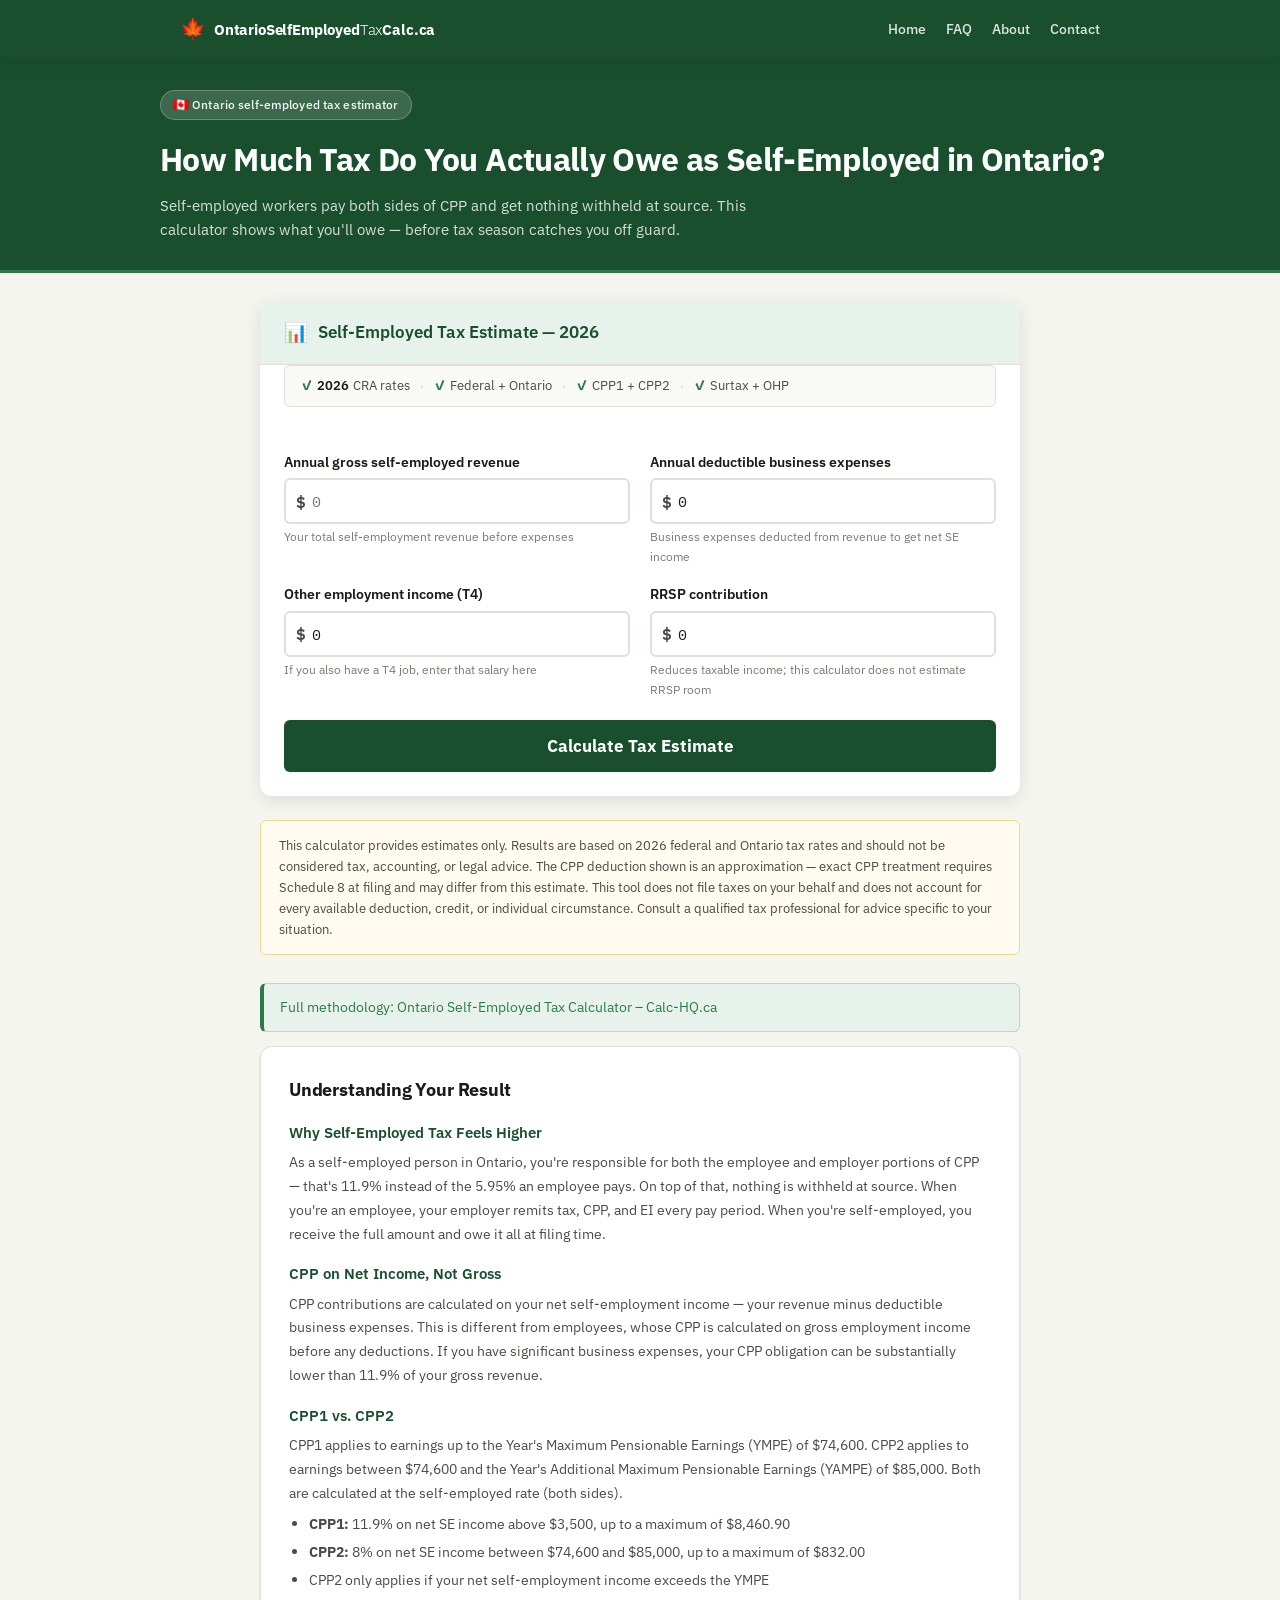
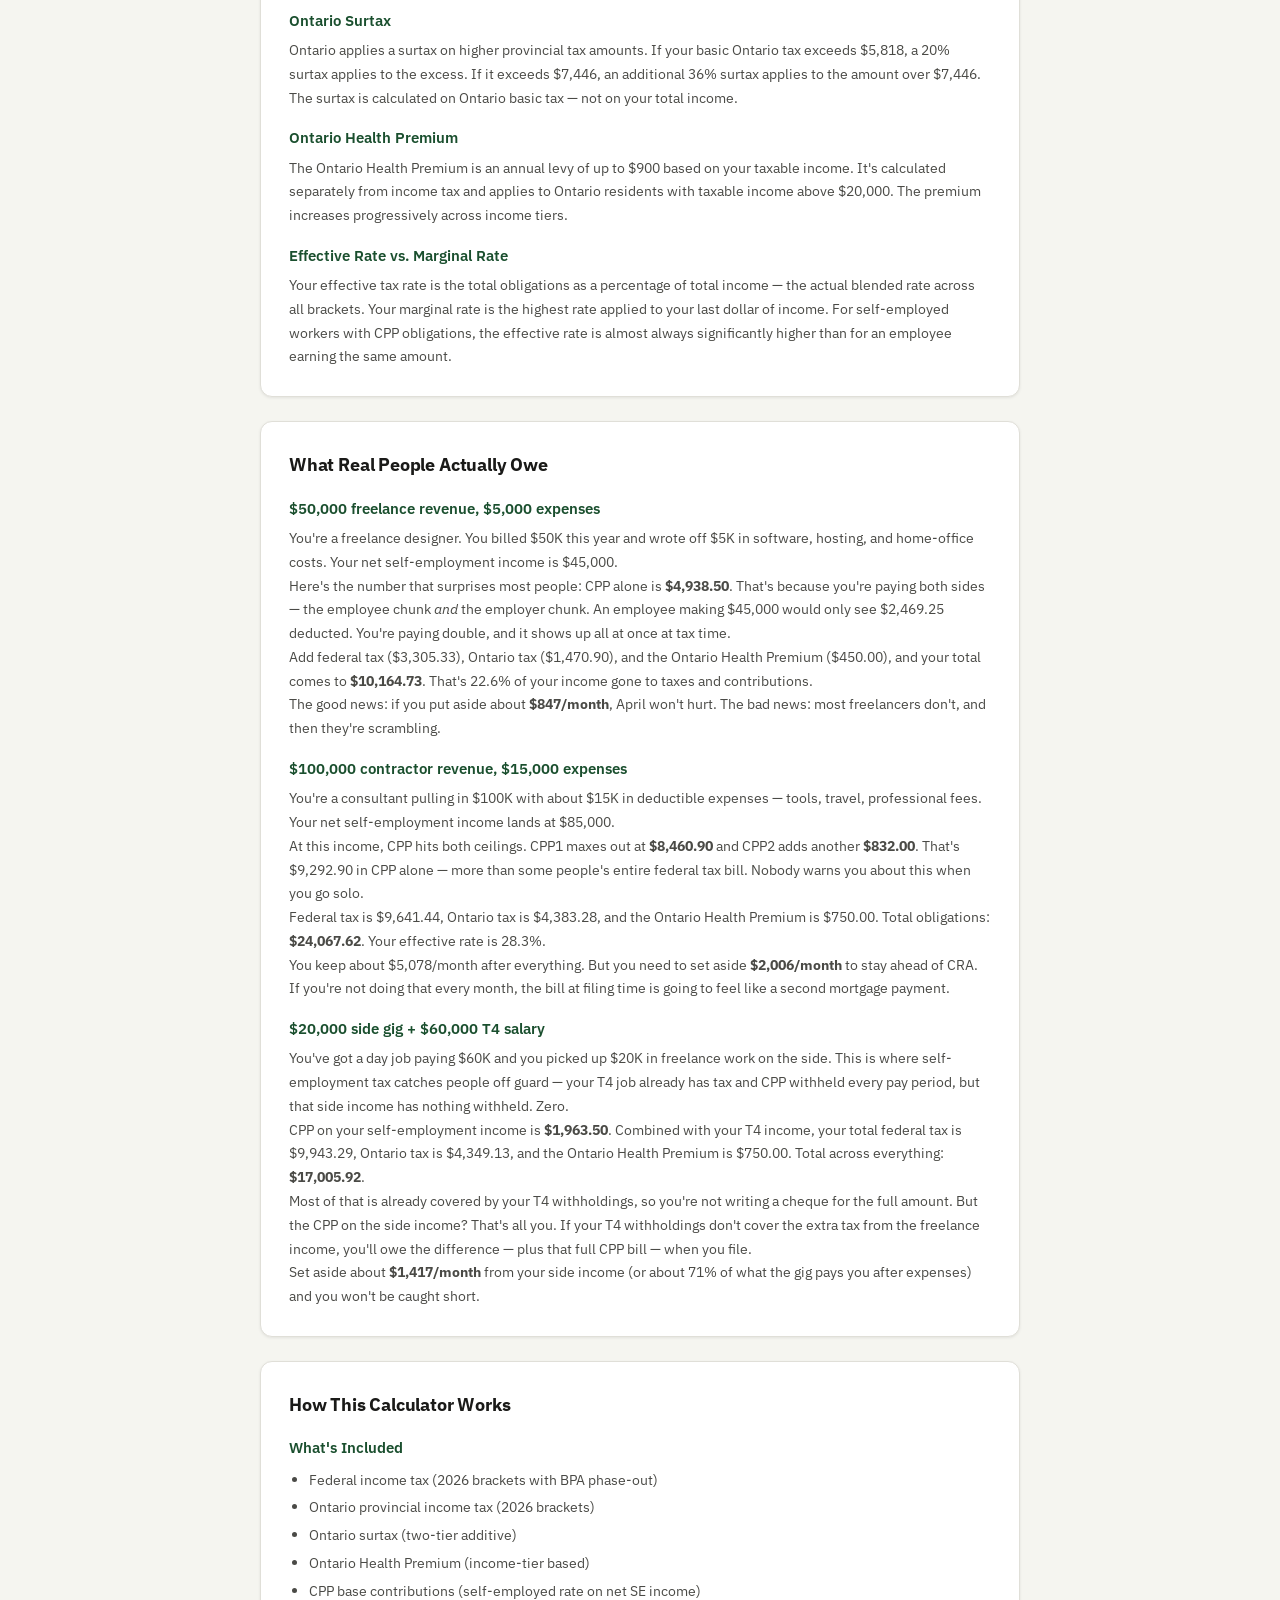
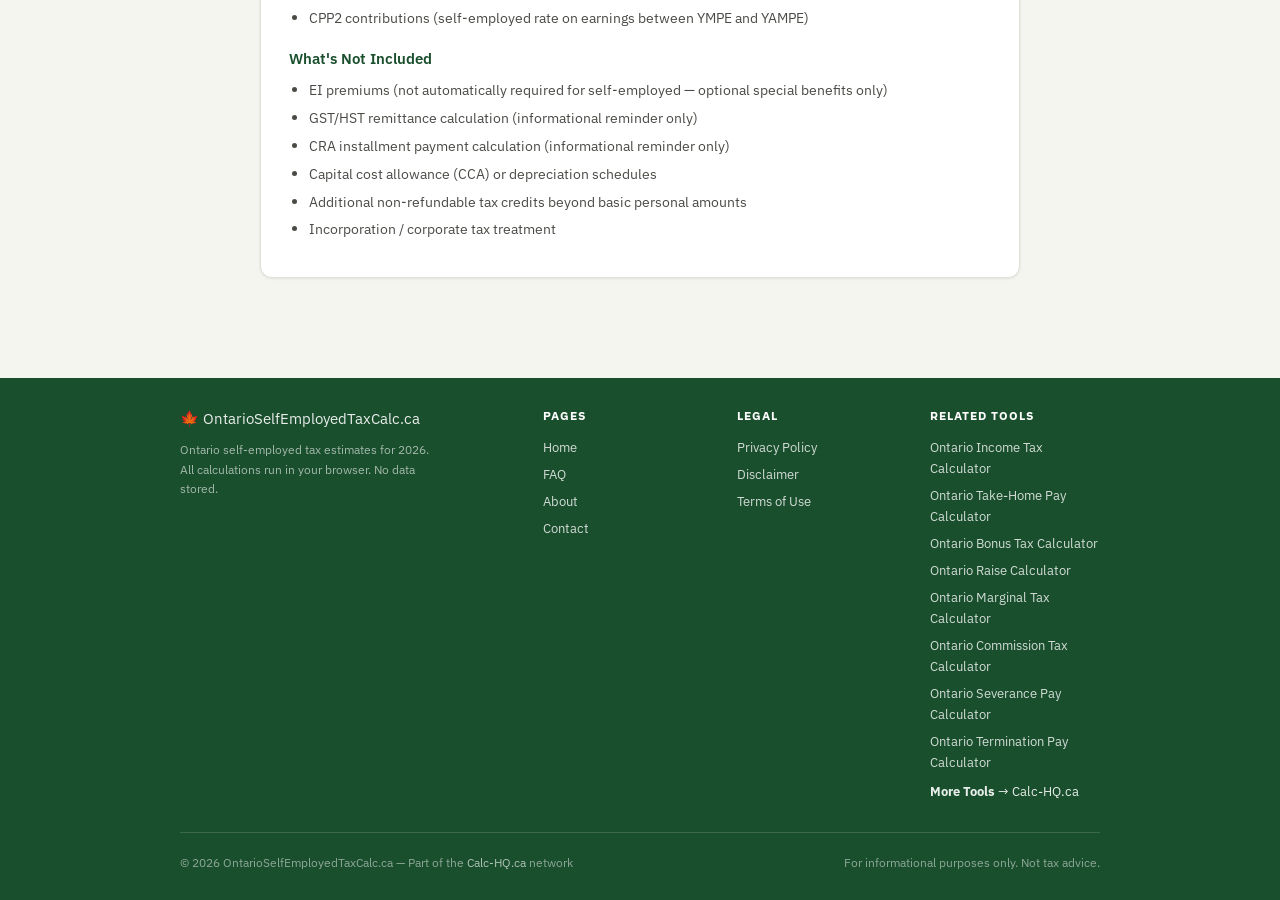
<file: index.html>
<!DOCTYPE html>
<html lang="en-CA">
<head>
  <meta charset="UTF-8">
  <meta name="viewport" content="width=device-width, initial-scale=1.0">
  <title>Ontario Self-Employed Tax Calculator 2026 — Federal + Ontario + CPP</title>
  <meta name="description" content="Estimate your total 2026 tax and CPP obligations as a self-employed Ontario resident. Includes federal tax, Ontario tax, Ontario Health Premium, surtax, CPP1, and CPP2.">
  <link rel="canonical" href="https://ontarioselfemployedtaxcalc.ca/">
  <link rel="preconnect" href="https://fonts.googleapis.com">
  <link rel="preconnect" href="https://fonts.gstatic.com" crossorigin>
  <link href="https://fonts.googleapis.com/css2?family=IBM+Plex+Sans:wght@300;400;500;600;700&family=IBM+Plex+Mono:wght@400;500;600&display=swap" rel="stylesheet">
  <link rel="stylesheet" href="css/style.css?v=1">
  <link rel="icon" href="data:image/svg+xml,<svg xmlns='http://www.w3.org/2000/svg' viewBox='0 0 100 100'><text y='.9em' font-size='90'>🍁</text></svg>">
  <script type="application/ld+json">
  {
    "@context": "https://schema.org",
    "@type": "WebApplication",
    "name": "Ontario Self-Employed Tax Calculator",
    "url": "https://ontarioselfemployedtaxcalc.ca",
    "description": "Estimate your total 2026 tax and CPP obligations as a self-employed Ontario resident. Includes federal tax, Ontario tax, Ontario Health Premium, surtax, CPP1, and CPP2.",
    "applicationCategory": "FinanceApplication",
    "operatingSystem": "Any",
    "browserRequirements": "Requires JavaScript",
    "offers": { "@type": "Offer", "price": "0", "priceCurrency": "CAD" },
    "creator": { "@type": "Organization", "name": "OntarioSelfEmployedTaxCalc.ca", "url": "https://ontarioselfemployedtaxcalc.ca" }
  }
  </script>
  <script async src="https://pagead2.googlesyndication.com/pagead/js/adsbygoogle.js?client=ca-pub-7744853829365165" crossorigin="anonymous"></script>
</head>
<body>

<!-- ─── Header ─────────────────────────────────────────────────────────── -->
<header class="site-header">
  <div class="header-inner">
    <a href="index.html" class="site-logo">
      <span class="logo-maple">🍁</span>
      <span class="logo-text">OntarioSelfEmployed<span>Tax</span>Calc.ca</span>
    </a>
    <nav class="site-nav" aria-label="Main navigation">
      <a href="index.html" class="active">Home</a>
      <a href="faq.html">FAQ</a>
      <a href="about.html">About</a>
      <a href="contact.html">Contact</a>
    </nav>
    <button class="hamburger" aria-label="Menu" aria-expanded="false">
      <span></span><span></span><span></span>
    </button>
  </div>
</header>

<!-- Mobile nav overlay -->
<div class="mobile-nav-overlay" id="mobile-overlay"></div>
<nav class="mobile-nav" id="mobile-nav">
  <a href="index.html">Home</a>
  <a href="faq.html">FAQ</a>
  <a href="about.html">About</a>
  <a href="contact.html">Contact</a>
</nav>

<!-- ─── Hero ───────────────────────────────────────────────────────────── -->
<section class="hero">
  <div class="hero-inner">
    <div class="hero-badge">🇨🇦 Ontario self-employed tax estimator</div>
    <h1>How Much Tax Do You Actually Owe as Self-Employed in Ontario?</h1>
    <p>Self-employed workers pay both sides of CPP and get nothing withheld at source. This calculator shows what you'll owe — before tax season catches you off guard.</p>
  </div>
</section>

<!-- ─── Main ────────────────────────────────────────────────────────────── -->
<main class="main-content">
  <div class="content-col">

    <!-- Calculator card -->
    <div class="calc-card">
      <div class="calc-header">
        <span class="calc-icon">📊</span>
        <h2>Self-Employed Tax Estimate — 2026</h2>
      </div>

      <div class="trust-strip">
        <span class="ts-item"><span>✓</span> <strong>2026</strong> CRA rates</span>
        <span class="ts-sep">·</span>
        <span class="ts-item"><span>✓</span> Federal + Ontario</span>
        <span class="ts-sep">·</span>
        <span class="ts-item"><span>✓</span> CPP1 + CPP2</span>
        <span class="ts-sep">·</span>
        <span class="ts-item"><span>✓</span> Surtax + OHP</span>
      </div>

      <div class="calc-body">
        <form id="calc-form" novalidate autocomplete="off">

          <div class="form-grid">

            <!-- Gross SE revenue -->
            <div class="field">
              <label for="gross-se">Annual gross self-employed revenue</label>
              <div class="input-wrap">
                <span class="input-prefix">$</span>
                <input type="number" id="gross-se" min="0" max="1000000" step="1" placeholder="0" inputmode="numeric" required>
              </div>
              <div class="hint">Your total self-employment revenue before expenses</div>
            </div>

            <!-- Business expenses -->
            <div class="field">
              <label for="expenses">Annual deductible business expenses</label>
              <div class="input-wrap">
                <span class="input-prefix">$</span>
                <input type="number" id="expenses" min="0" max="1000000" step="1" value="0" inputmode="numeric">
              </div>
              <div class="hint">Business expenses deducted from revenue to get net SE income</div>
            </div>

            <!-- Other employment income -->
            <div class="field">
              <label for="other-income">Other employment income (T4)</label>
              <div class="input-wrap">
                <span class="input-prefix">$</span>
                <input type="number" id="other-income" min="0" step="1" value="0" inputmode="numeric">
              </div>
              <div class="hint">If you also have a T4 job, enter that salary here</div>
            </div>

            <!-- RRSP contribution -->
            <div class="field">
              <label for="rrsp">RRSP contribution</label>
              <div class="input-wrap">
                <span class="input-prefix">$</span>
                <input type="number" id="rrsp" min="0" step="1" value="0" inputmode="numeric">
              </div>
              <div class="hint">Reduces taxable income; this calculator does not estimate RRSP room</div>
            </div>

          </div><!-- /form-grid -->

          <button type="submit" class="btn-calculate">Calculate Tax Estimate</button>

        </form>
      </div>
    </div><!-- /calc-card -->

    <!-- Ad unit -->
    <div class="ad-unit ad-inactive" aria-hidden="true">
      <ins class="adsbygoogle" data-ad-client="ca-pub-7744853829365165" data-ad-format="auto" data-full-width-responsive="true"></ins>
    </div>

    <!-- Results -->
    <div id="results" hidden aria-live="polite"></div>

    <!-- Reminders (GST/HST, installments) -->
    <div id="reminders" hidden></div>

    <!-- Disclaimer (near results) -->
    <div class="disclaimer-near-results">
      This calculator provides estimates only. Results are based on 2026 federal and Ontario tax rates and should not be considered tax, accounting, or legal advice. The CPP deduction shown is an approximation — exact CPP treatment requires Schedule 8 at filing and may differ from this estimate. This tool does not file taxes on your behalf and does not account for every available deduction, credit, or individual circumstance. Consult a qualified tax professional for advice specific to your situation.
    </div>

    <!-- Ad unit -->
    <div class="ad-unit ad-inactive" aria-hidden="true">
      <ins class="adsbygoogle" data-ad-client="ca-pub-7744853829365165" data-ad-format="auto" data-full-width-responsive="true"></ins>
    </div>

    <!-- Methodology -->
    <div class="info-box">
      <a href="https://calc-hq.ca/methodology/ontario-self-employed-tax/">Full methodology: Ontario Self-Employed Tax Calculator – Calc-HQ.ca</a>
    </div>

    <!-- Understanding Your Result -->
    <div class="info-section">
      <h2>Understanding Your Result</h2>

      <h3>Why Self-Employed Tax Feels Higher</h3>
      <p>As a self-employed person in Ontario, you're responsible for both the employee and employer portions of CPP — that's 11.9% instead of the 5.95% an employee pays. On top of that, nothing is withheld at source. When you're an employee, your employer remits tax, CPP, and EI every pay period. When you're self-employed, you receive the full amount and owe it all at filing time.</p>

      <h3>CPP on Net Income, Not Gross</h3>
      <p>CPP contributions are calculated on your net self-employment income — your revenue minus deductible business expenses. This is different from employees, whose CPP is calculated on gross employment income before any deductions. If you have significant business expenses, your CPP obligation can be substantially lower than 11.9% of your gross revenue.</p>

      <h3>CPP1 vs. CPP2</h3>
      <p>CPP1 applies to earnings up to the Year's Maximum Pensionable Earnings (YMPE) of $74,600. CPP2 applies to earnings between $74,600 and the Year's Additional Maximum Pensionable Earnings (YAMPE) of $85,000. Both are calculated at the self-employed rate (both sides).</p>
      <ul>
        <li><strong>CPP1:</strong> 11.9% on net SE income above $3,500, up to a maximum of $8,460.90</li>
        <li><strong>CPP2:</strong> 8% on net SE income between $74,600 and $85,000, up to a maximum of $832.00</li>
        <li>CPP2 only applies if your net self-employment income exceeds the YMPE</li>
      </ul>

      <h3>Ontario Surtax</h3>
      <p>Ontario applies a surtax on higher provincial tax amounts. If your basic Ontario tax exceeds $5,818, a 20% surtax applies to the excess. If it exceeds $7,446, an additional 36% surtax applies to the amount over $7,446. The surtax is calculated on Ontario basic tax — not on your total income.</p>

      <h3>Ontario Health Premium</h3>
      <p>The Ontario Health Premium is an annual levy of up to $900 based on your taxable income. It's calculated separately from income tax and applies to Ontario residents with taxable income above $20,000. The premium increases progressively across income tiers.</p>

      <h3>Effective Rate vs. Marginal Rate</h3>
      <p>Your effective tax rate is the total obligations as a percentage of total income — the actual blended rate across all brackets. Your marginal rate is the highest rate applied to your last dollar of income. For self-employed workers with CPP obligations, the effective rate is almost always significantly higher than for an employee earning the same amount.</p>
    </div>

    <!-- Ad unit -->
    <div class="ad-unit ad-inactive" aria-hidden="true">
      <ins class="adsbygoogle" data-ad-client="ca-pub-7744853829365165" data-ad-format="auto" data-full-width-responsive="true"></ins>
    </div>

    <!-- Example Calculations -->
    <div class="info-section">
      <h2>What Real People Actually Owe</h2>

      <h3>$50,000 freelance revenue, $5,000 expenses</h3>
      <p>You're a freelance designer. You billed $50K this year and wrote off $5K in software, hosting, and home-office costs. Your net self-employment income is $45,000.</p>
      <p>Here's the number that surprises most people: CPP alone is <strong>$4,938.50</strong>. That's because you're paying both sides — the employee chunk <em>and</em> the employer chunk. An employee making $45,000 would only see $2,469.25 deducted. You're paying double, and it shows up all at once at tax time.</p>
      <p>Add federal tax ($3,305.33), Ontario tax ($1,470.90), and the Ontario Health Premium ($450.00), and your total comes to <strong>$10,164.73</strong>. That's 22.6% of your income gone to taxes and contributions.</p>
      <p>The good news: if you put aside about <strong>$847/month</strong>, April won't hurt. The bad news: most freelancers don't, and then they're scrambling.</p>

      <h3>$100,000 contractor revenue, $15,000 expenses</h3>
      <p>You're a consultant pulling in $100K with about $15K in deductible expenses — tools, travel, professional fees. Your net self-employment income lands at $85,000.</p>
      <p>At this income, CPP hits both ceilings. CPP1 maxes out at <strong>$8,460.90</strong> and CPP2 adds another <strong>$832.00</strong>. That's $9,292.90 in CPP alone — more than some people's entire federal tax bill. Nobody warns you about this when you go solo.</p>
      <p>Federal tax is $9,641.44, Ontario tax is $4,383.28, and the Ontario Health Premium is $750.00. Total obligations: <strong>$24,067.62</strong>. Your effective rate is 28.3%.</p>
      <p>You keep about $5,078/month after everything. But you need to set aside <strong>$2,006/month</strong> to stay ahead of CRA. If you're not doing that every month, the bill at filing time is going to feel like a second mortgage payment.</p>

      <h3>$20,000 side gig + $60,000 T4 salary</h3>
      <p>You've got a day job paying $60K and you picked up $20K in freelance work on the side. This is where self-employment tax catches people off guard — your T4 job already has tax and CPP withheld every pay period, but that side income has nothing withheld. Zero.</p>
      <p>CPP on your self-employment income is <strong>$1,963.50</strong>. Combined with your T4 income, your total federal tax is $9,943.29, Ontario tax is $4,349.13, and the Ontario Health Premium is $750.00. Total across everything: <strong>$17,005.92</strong>.</p>
      <p>Most of that is already covered by your T4 withholdings, so you're not writing a cheque for the full amount. But the CPP on the side income? That's all you. If your T4 withholdings don't cover the extra tax from the freelance income, you'll owe the difference — plus that full CPP bill — when you file.</p>
      <p>Set aside about <strong>$1,417/month</strong> from your side income (or about 71% of what the gig pays you after expenses) and you won't be caught short.</p>
    </div>

    <!-- About / methodology -->
    <div class="info-section">
      <h2>How This Calculator Works</h2>

      <h3>What's Included</h3>
      <ul>
        <li>Federal income tax (2026 brackets with BPA phase-out)</li>
        <li>Ontario provincial income tax (2026 brackets)</li>
        <li>Ontario surtax (two-tier additive)</li>
        <li>Ontario Health Premium (income-tier based)</li>
        <li>CPP base contributions (self-employed rate on net SE income)</li>
        <li>CPP2 contributions (self-employed rate on earnings between YMPE and YAMPE)</li>
      </ul>

      <h3>What's Not Included</h3>
      <ul>
        <li>EI premiums (not automatically required for self-employed — optional special benefits only)</li>
        <li>GST/HST remittance calculation (informational reminder only)</li>
        <li>CRA installment payment calculation (informational reminder only)</li>
        <li>Capital cost allowance (CCA) or depreciation schedules</li>
        <li>Additional non-refundable tax credits beyond basic personal amounts</li>
        <li>Incorporation / corporate tax treatment</li>
      </ul>

    </div>

  </div><!-- /content-col -->
</main>

<!-- ─── Footer ──────────────────────────────────────────────────────────── -->
<footer class="site-footer">
  <div class="container">
    <div class="footer-grid">
      <div class="footer-brand">
        <div class="logo">🍁 OntarioSelfEmployedTaxCalc.ca</div>
        <p>Ontario self-employed tax estimates for 2026. All calculations run in your browser. No data stored.</p>
      </div>
      <div class="footer-col">
        <h4>PAGES</h4>
        <a href="index.html">Home</a>
        <a href="faq.html">FAQ</a>
        <a href="about.html">About</a>
        <a href="contact.html">Contact</a>
      </div>
      <div class="footer-col">
        <h4>LEGAL</h4>
        <a href="privacy.html">Privacy Policy</a>
        <a href="legal.html">Disclaimer</a>
        <a href="terms.html">Terms of Use</a>
      </div>
      <div class="footer-col">
        <h4>RELATED TOOLS</h4>
        <div id="related-tools"></div>
        <a href="https://calc-hq.ca/" class="more-tools-link" rel="noopener"><strong>More Tools</strong> → Calc-HQ.ca</a>
      </div>
    </div>
    <div class="footer-bottom">
      <span>© 2026 OntarioSelfEmployedTaxCalc.ca — Part of the <a href="https://calc-hq.ca/" rel="noopener">Calc-HQ.ca</a> network</span>
      <span>For informational purposes only. Not tax advice.</span>
    </div>
  </div>
</footer>

<script src="js/config.js"></script>
<script src="js/calculator.js"></script>
<script src="js/network.js"></script>

<!-- Hamburger menu logic -->
<script>
(function() {
  var hamburger = document.querySelector('.hamburger');
  var mobileNav = document.getElementById('mobile-nav');
  var overlay = document.getElementById('mobile-overlay');

  function toggleMenu() {
    var isOpen = hamburger.classList.toggle('active');
    mobileNav.classList.toggle('active', isOpen);
    overlay.classList.toggle('active', isOpen);
    hamburger.setAttribute('aria-expanded', String(isOpen));
    document.body.style.overflow = isOpen ? 'hidden' : '';
  }

  function closeMenu() {
    hamburger.classList.remove('active');
    mobileNav.classList.remove('active');
    overlay.classList.remove('active');
    hamburger.setAttribute('aria-expanded', 'false');
    document.body.style.overflow = '';
  }

  if (hamburger) {
    hamburger.addEventListener('click', toggleMenu);
  }
  if (overlay) {
    overlay.addEventListener('click', closeMenu);
  }
  if (mobileNav) {
    mobileNav.querySelectorAll('a').forEach(function(a) {
      a.addEventListener('click', closeMenu);
    });
  }
})();
</script>

</body>
</html>
</file>
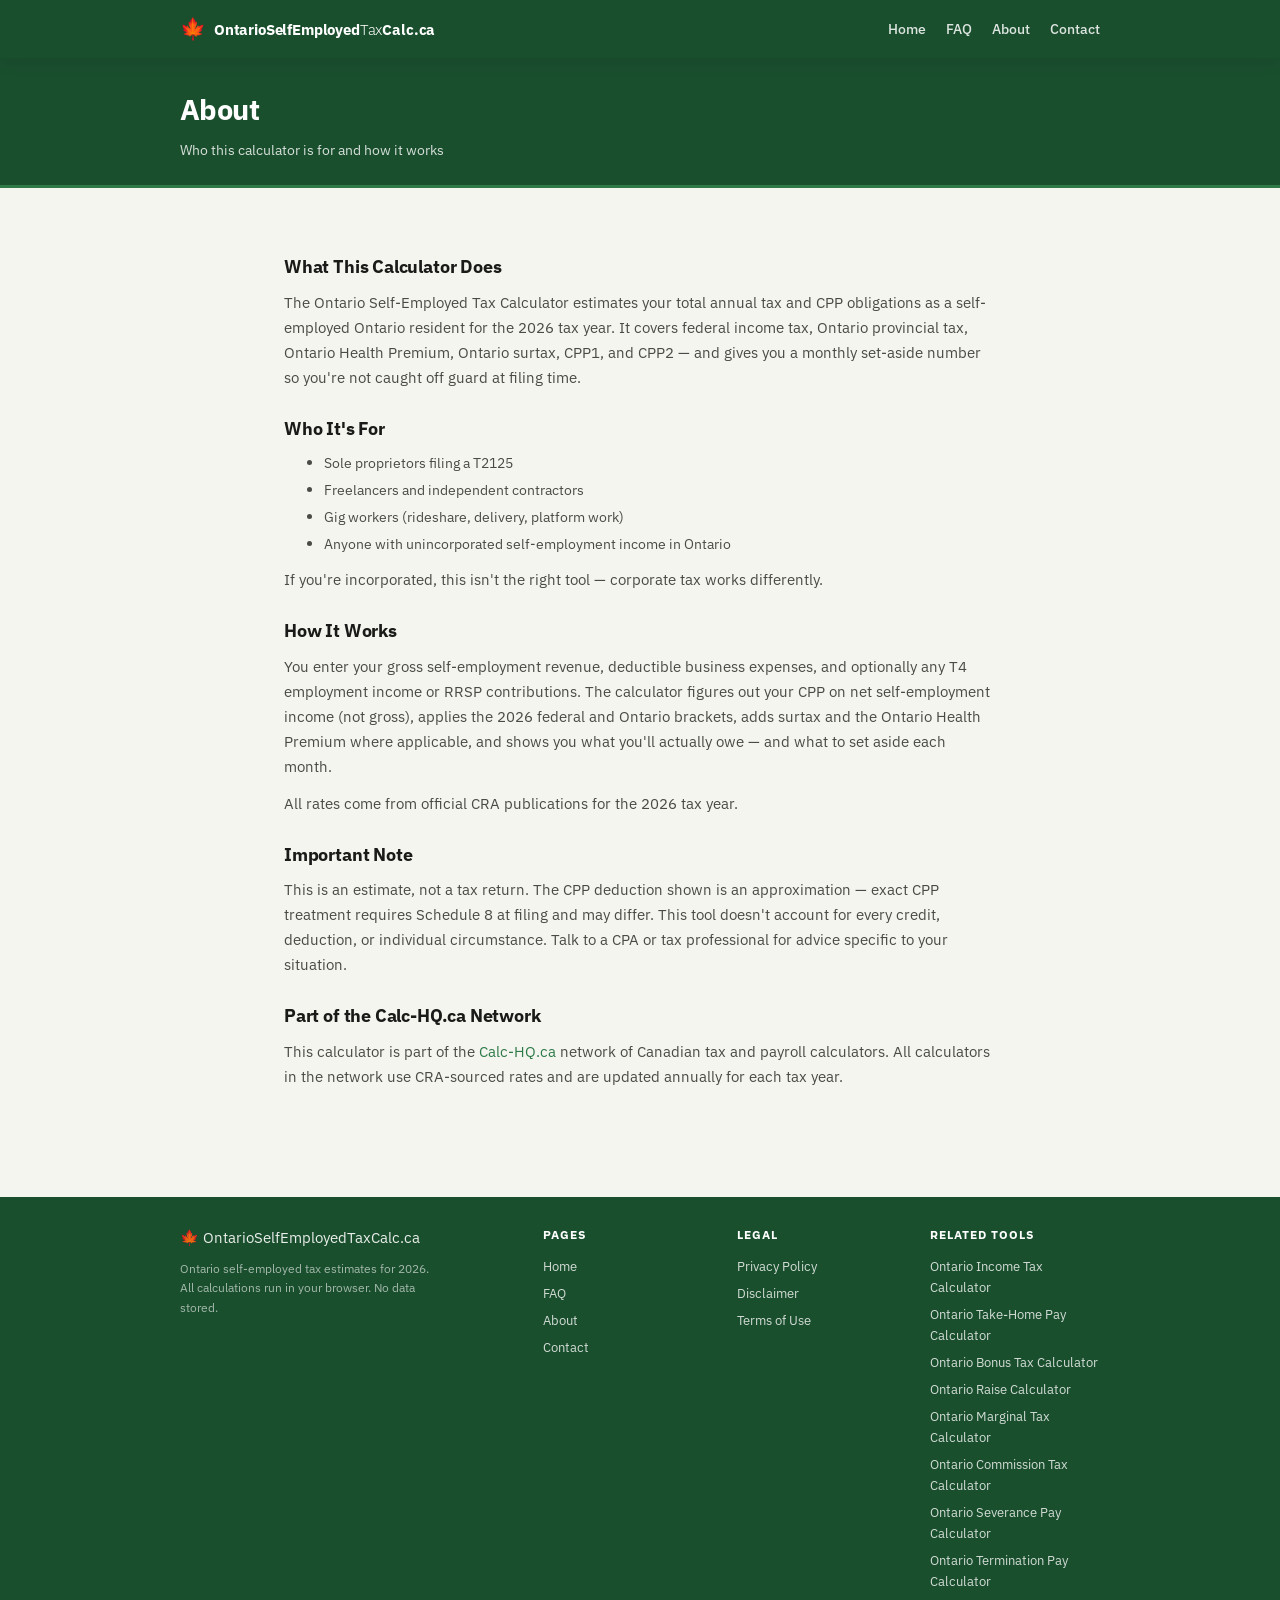
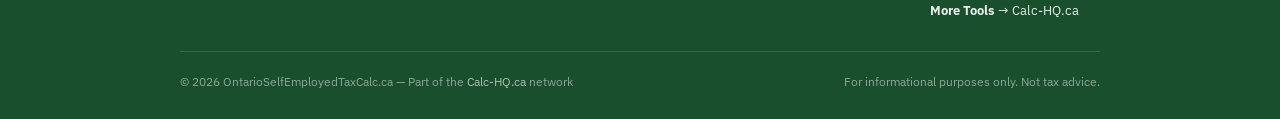
<file: about.html>
<!DOCTYPE html>
<html lang="en-CA">
<head>
  <meta charset="UTF-8">
  <meta name="viewport" content="width=device-width, initial-scale=1.0">
  <title>About — Ontario Self-Employed Tax Calculator 2026</title>
  <meta name="description" content="About the Ontario Self-Employed Tax Calculator — who it helps, how it works, and the Calc-HQ.ca network.">
  <link rel="canonical" href="https://ontarioselfemployedtaxcalc.ca/about.html">
  <link rel="preconnect" href="https://fonts.googleapis.com">
  <link rel="preconnect" href="https://fonts.gstatic.com" crossorigin>
  <link href="https://fonts.googleapis.com/css2?family=IBM+Plex+Sans:wght@300;400;500;600;700&family=IBM+Plex+Mono:wght@400;500;600&display=swap" rel="stylesheet">
  <link rel="stylesheet" href="css/style.css?v=1">
  <link rel="icon" href="data:image/svg+xml,<svg xmlns='http://www.w3.org/2000/svg' viewBox='0 0 100 100'><text y='.9em' font-size='90'>🍁</text></svg>">
  <script async src="https://pagead2.googlesyndication.com/pagead/js/adsbygoogle.js?client=ca-pub-7744853829365165" crossorigin="anonymous"></script>
</head>
<body>

<!-- ─── Header ─────────────────────────────────────────────────────────── -->
<header class="site-header">
  <div class="header-inner">
    <a href="index.html" class="site-logo">
      <span class="logo-maple">🍁</span>
      <span class="logo-text">OntarioSelfEmployed<span>Tax</span>Calc.ca</span>
    </a>
    <nav class="site-nav" aria-label="Main navigation">
      <a href="index.html">Home</a>
      <a href="faq.html">FAQ</a>
      <a href="about.html" class="active">About</a>
      <a href="contact.html">Contact</a>
    </nav>
    <button class="hamburger" aria-label="Menu" aria-expanded="false">
      <span></span><span></span><span></span>
    </button>
  </div>
</header>

<div class="mobile-nav-overlay" id="mobile-overlay"></div>
<nav class="mobile-nav" id="mobile-nav">
  <a href="index.html">Home</a>
  <a href="faq.html">FAQ</a>
  <a href="about.html">About</a>
  <a href="contact.html">Contact</a>
</nav>

<!-- ─── Page Hero ──────────────────────────────────────────────────────── -->
<section class="page-hero">
  <div class="container">
    <h1>About</h1>
    <p>Who this calculator is for and how it works</p>
  </div>
</section>

<!-- ─── Content ────────────────────────────────────────────────────────── -->
<div class="page-content">
  <div class="page-body">

    <h2>What This Calculator Does</h2>
    <p>The Ontario Self-Employed Tax Calculator estimates your total annual tax and CPP obligations as a self-employed Ontario resident for the 2026 tax year. It covers federal income tax, Ontario provincial tax, Ontario Health Premium, Ontario surtax, CPP1, and CPP2 — and gives you a monthly set-aside number so you're not caught off guard at filing time.</p>

    <h2>Who It's For</h2>
    <ul>
      <li>Sole proprietors filing a T2125</li>
      <li>Freelancers and independent contractors</li>
      <li>Gig workers (rideshare, delivery, platform work)</li>
      <li>Anyone with unincorporated self-employment income in Ontario</li>
    </ul>
    <p>If you're incorporated, this isn't the right tool — corporate tax works differently.</p>

    <h2>How It Works</h2>
    <p>You enter your gross self-employment revenue, deductible business expenses, and optionally any T4 employment income or RRSP contributions. The calculator figures out your CPP on net self-employment income (not gross), applies the 2026 federal and Ontario brackets, adds surtax and the Ontario Health Premium where applicable, and shows you what you'll actually owe — and what to set aside each month.</p>
    <p>All rates come from official CRA publications for the 2026 tax year.</p>

    <h2>Important Note</h2>
    <p>This is an estimate, not a tax return. The CPP deduction shown is an approximation — exact CPP treatment requires Schedule 8 at filing and may differ. This tool doesn't account for every credit, deduction, or individual circumstance. Talk to a CPA or tax professional for advice specific to your situation.</p>

    <h2>Part of the Calc-HQ.ca Network</h2>
    <p>This calculator is part of the <a href="https://calc-hq.ca/">Calc-HQ.ca</a> network of Canadian tax and payroll calculators. All calculators in the network use CRA-sourced rates and are updated annually for each tax year.</p>

  </div>
</div>

<!-- ─── Footer ──────────────────────────────────────────────────────────── -->
<footer class="site-footer">
  <div class="container">
    <div class="footer-grid">
      <div class="footer-brand">
        <div class="logo">🍁 OntarioSelfEmployedTaxCalc.ca</div>
        <p>Ontario self-employed tax estimates for 2026. All calculations run in your browser. No data stored.</p>
      </div>
      <div class="footer-col">
        <h4>PAGES</h4>
        <a href="index.html">Home</a>
        <a href="faq.html">FAQ</a>
        <a href="about.html">About</a>
        <a href="contact.html">Contact</a>
      </div>
      <div class="footer-col">
        <h4>LEGAL</h4>
        <a href="privacy.html">Privacy Policy</a>
        <a href="legal.html">Disclaimer</a>
        <a href="terms.html">Terms of Use</a>
      </div>
      <div class="footer-col">
        <h4>RELATED TOOLS</h4>
        <div id="related-tools"></div>
        <a href="https://calc-hq.ca/" class="more-tools-link" rel="noopener"><strong>More Tools</strong> → Calc-HQ.ca</a>
      </div>
    </div>
    <div class="footer-bottom">
      <span>© 2026 OntarioSelfEmployedTaxCalc.ca — Part of the <a href="https://calc-hq.ca/" rel="noopener">Calc-HQ.ca</a> network</span>
      <span>For informational purposes only. Not tax advice.</span>
    </div>
  </div>
</footer>

<script src="js/network.js"></script>
<script>
(function() {
  var hamburger = document.querySelector('.hamburger');
  var mobileNav = document.getElementById('mobile-nav');
  var overlay = document.getElementById('mobile-overlay');
  function toggleMenu() {
    var isOpen = hamburger.classList.toggle('active');
    mobileNav.classList.toggle('active', isOpen);
    overlay.classList.toggle('active', isOpen);
    hamburger.setAttribute('aria-expanded', String(isOpen));
    document.body.style.overflow = isOpen ? 'hidden' : '';
  }
  function closeMenu() {
    hamburger.classList.remove('active');
    mobileNav.classList.remove('active');
    overlay.classList.remove('active');
    hamburger.setAttribute('aria-expanded', 'false');
    document.body.style.overflow = '';
  }
  if (hamburger) hamburger.addEventListener('click', toggleMenu);
  if (overlay) overlay.addEventListener('click', closeMenu);
  if (mobileNav) mobileNav.querySelectorAll('a').forEach(function(a) { a.addEventListener('click', closeMenu); });
})();
</script>

</body>
</html>
</file>
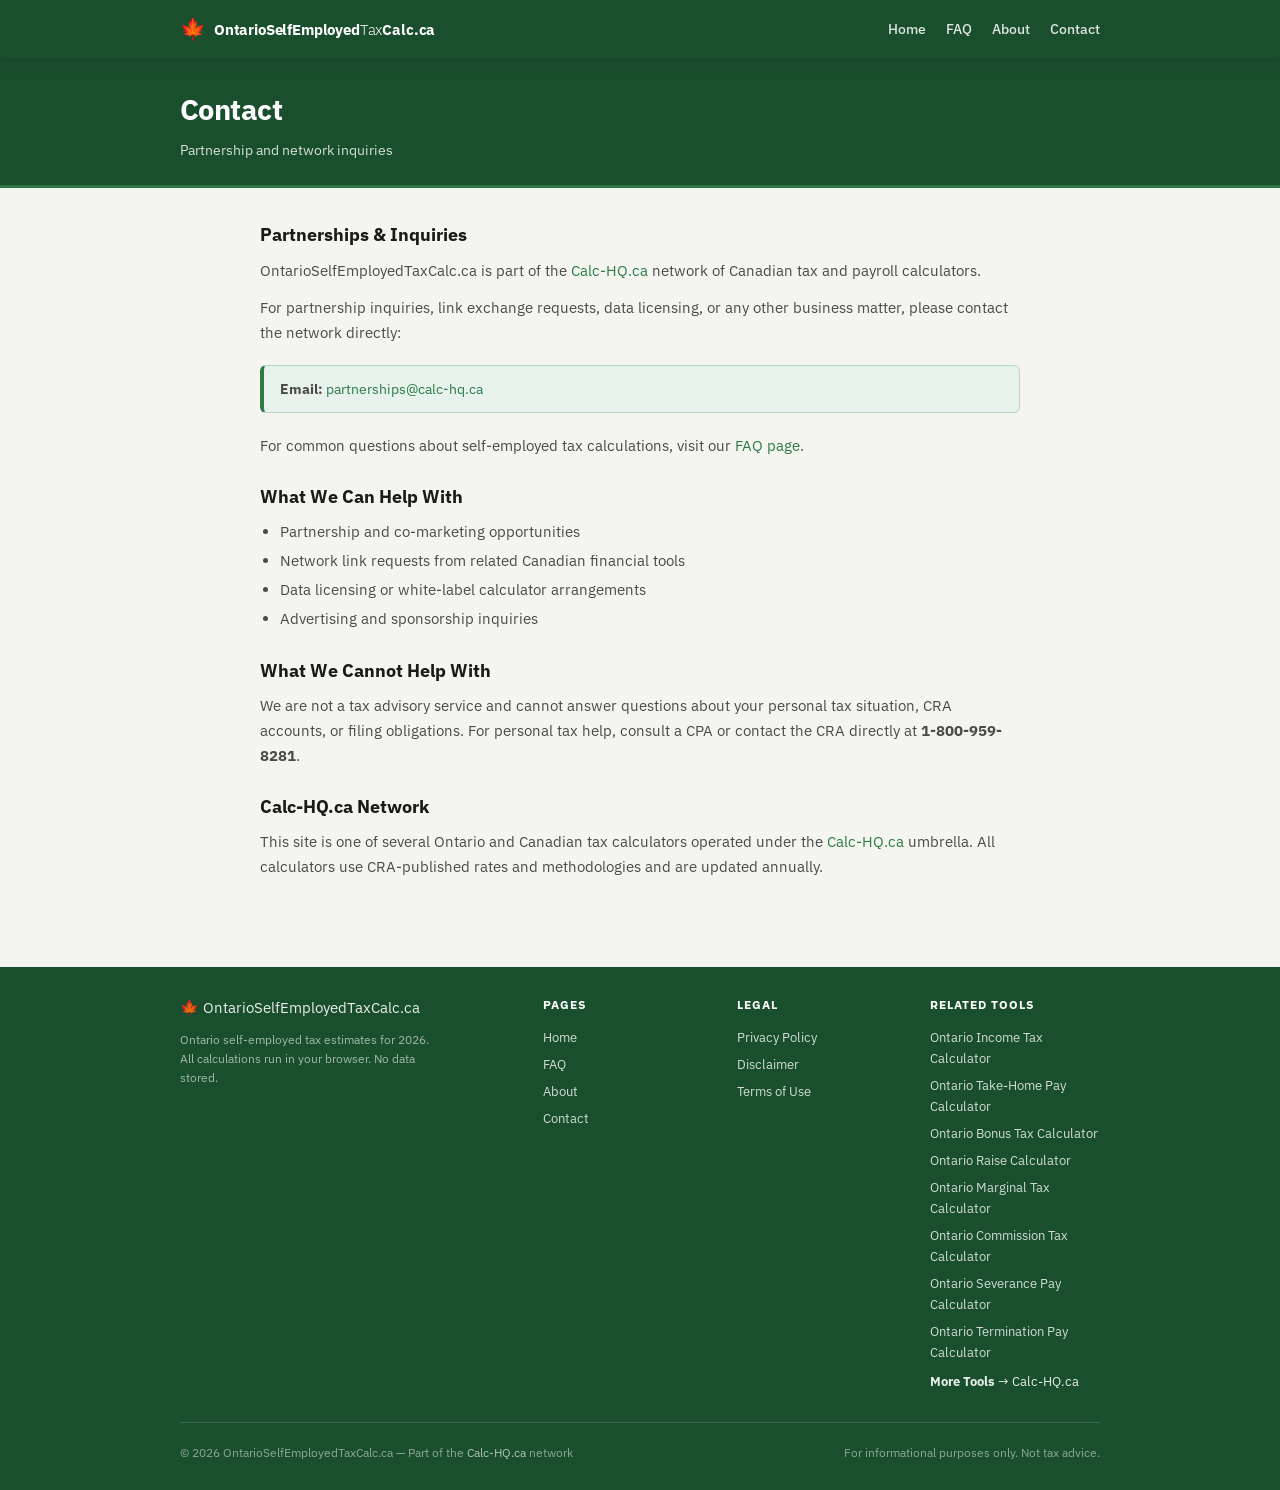
<file: contact.html>
<!DOCTYPE html>
<html lang="en-CA">
<head>
  <meta charset="UTF-8">
  <meta name="viewport" content="width=device-width, initial-scale=1.0">
  <title>Contact — Ontario Self-Employed Tax Calculator 2026</title>
  <meta name="description" content="Contact OntarioSelfEmployedTaxCalc.ca for partnership inquiries via the Calc-HQ.ca network.">
  <link rel="canonical" href="https://ontarioselfemployedtaxcalc.ca/contact.html">
  <link rel="preconnect" href="https://fonts.googleapis.com">
  <link rel="preconnect" href="https://fonts.gstatic.com" crossorigin>
  <link href="https://fonts.googleapis.com/css2?family=IBM+Plex+Sans:wght@300;400;500;600;700&family=IBM+Plex+Mono:wght@400;500;600&display=swap" rel="stylesheet">
  <link rel="stylesheet" href="css/style.css?v=1">
  <link rel="icon" href="data:image/svg+xml,<svg xmlns='http://www.w3.org/2000/svg' viewBox='0 0 100 100'><text y='.9em' font-size='90'>🍁</text></svg>">
  <script async src="https://pagead2.googlesyndication.com/pagead/js/adsbygoogle.js?client=ca-pub-7744853829365165" crossorigin="anonymous"></script>
</head>
<body>

<header class="site-header">
  <div class="header-inner">
    <a href="index.html" class="site-logo">
      <span class="logo-maple">🍁</span>
      <span class="logo-text">OntarioSelfEmployed<span>Tax</span>Calc.ca</span>
    </a>
    <nav class="site-nav" aria-label="Main navigation">
      <a href="index.html">Home</a>
      <a href="faq.html">FAQ</a>
      <a href="about.html">About</a>
      <a href="contact.html" class="active">Contact</a>
    </nav>
    <button class="hamburger" aria-label="Menu" aria-expanded="false">
      <span></span><span></span><span></span>
    </button>
  </div>
</header>

<div class="mobile-nav-overlay" id="mobile-overlay"></div>
<nav class="mobile-nav" id="mobile-nav">
  <a href="index.html">Home</a>
  <a href="faq.html">FAQ</a>
  <a href="about.html">About</a>
  <a href="contact.html">Contact</a>
</nav>

<section class="page-hero">
  <div class="container">
    <h1>Contact</h1>
    <p>Partnership and network inquiries</p>
  </div>
</section>

<main class="page-content">
  <div class="content-col">

    <h2>Partnerships &amp; Inquiries</h2>
    <p>OntarioSelfEmployedTaxCalc.ca is part of the <a href="https://calc-hq.ca/">Calc-HQ.ca</a> network of Canadian tax and payroll calculators.</p>
    <p>For partnership inquiries, link exchange requests, data licensing, or any other business matter, please contact the network directly:</p>

    <div class="info-box" style="margin:20px 0;">
      <strong>Email:</strong> <a href="mailto:partnerships@calc-hq.ca">partnerships@calc-hq.ca</a>
    </div>

    <p>For common questions about self-employed tax calculations, visit our <a href="faq.html">FAQ page</a>.</p>

    <h2>What We Can Help With</h2>
    <ul>
      <li>Partnership and co-marketing opportunities</li>
      <li>Network link requests from related Canadian financial tools</li>
      <li>Data licensing or white-label calculator arrangements</li>
      <li>Advertising and sponsorship inquiries</li>
    </ul>

    <h2>What We Cannot Help With</h2>
    <p>We are not a tax advisory service and cannot answer questions about your personal tax situation, CRA accounts, or filing obligations. For personal tax help, consult a CPA or contact the CRA directly at <strong>1-800-959-8281</strong>.</p>

    <h2>Calc-HQ.ca Network</h2>
    <p>This site is one of several Ontario and Canadian tax calculators operated under the <a href="https://calc-hq.ca/">Calc-HQ.ca</a> umbrella. All calculators use CRA-published rates and methodologies and are updated annually.</p>

  </div>
</main>

<footer class="site-footer">
  <div class="container">
    <div class="footer-grid">
      <div class="footer-brand">
        <div class="logo">🍁 OntarioSelfEmployedTaxCalc.ca</div>
        <p>Ontario self-employed tax estimates for 2026. All calculations run in your browser. No data stored.</p>
      </div>
      <div class="footer-col">
        <h4>PAGES</h4>
        <a href="index.html">Home</a>
        <a href="faq.html">FAQ</a>
        <a href="about.html">About</a>
        <a href="contact.html">Contact</a>
      </div>
      <div class="footer-col">
        <h4>LEGAL</h4>
        <a href="privacy.html">Privacy Policy</a>
        <a href="legal.html">Disclaimer</a>
        <a href="terms.html">Terms of Use</a>
      </div>
      <div class="footer-col">
        <h4>RELATED TOOLS</h4>
        <div id="related-tools"></div>
        <a href="https://calc-hq.ca/" class="more-tools-link" rel="noopener"><strong>More Tools</strong> → Calc-HQ.ca</a>
      </div>
    </div>
    <div class="footer-bottom">
      <span>© 2026 OntarioSelfEmployedTaxCalc.ca — Part of the <a href="https://calc-hq.ca/" rel="noopener">Calc-HQ.ca</a> network</span>
      <span>For informational purposes only. Not tax advice.</span>
    </div>
  </div>
</footer>

<script src="js/network.js"></script>
<script>
(function() {
  var hamburger = document.querySelector('.hamburger');
  var mobileNav = document.getElementById('mobile-nav');
  var overlay = document.getElementById('mobile-overlay');
  function toggleMenu() {
    var isOpen = hamburger.classList.toggle('active');
    mobileNav.classList.toggle('active', isOpen);
    overlay.classList.toggle('active', isOpen);
    hamburger.setAttribute('aria-expanded', String(isOpen));
    document.body.style.overflow = isOpen ? 'hidden' : '';
  }
  function closeMenu() {
    hamburger.classList.remove('active');
    mobileNav.classList.remove('active');
    overlay.classList.remove('active');
    hamburger.setAttribute('aria-expanded', 'false');
    document.body.style.overflow = '';
  }
  if (hamburger) hamburger.addEventListener('click', toggleMenu);
  if (overlay) overlay.addEventListener('click', closeMenu);
  if (mobileNav) mobileNav.querySelectorAll('a').forEach(function(a) { a.addEventListener('click', closeMenu); });
})();
</script>

</body>
</html>
</file>
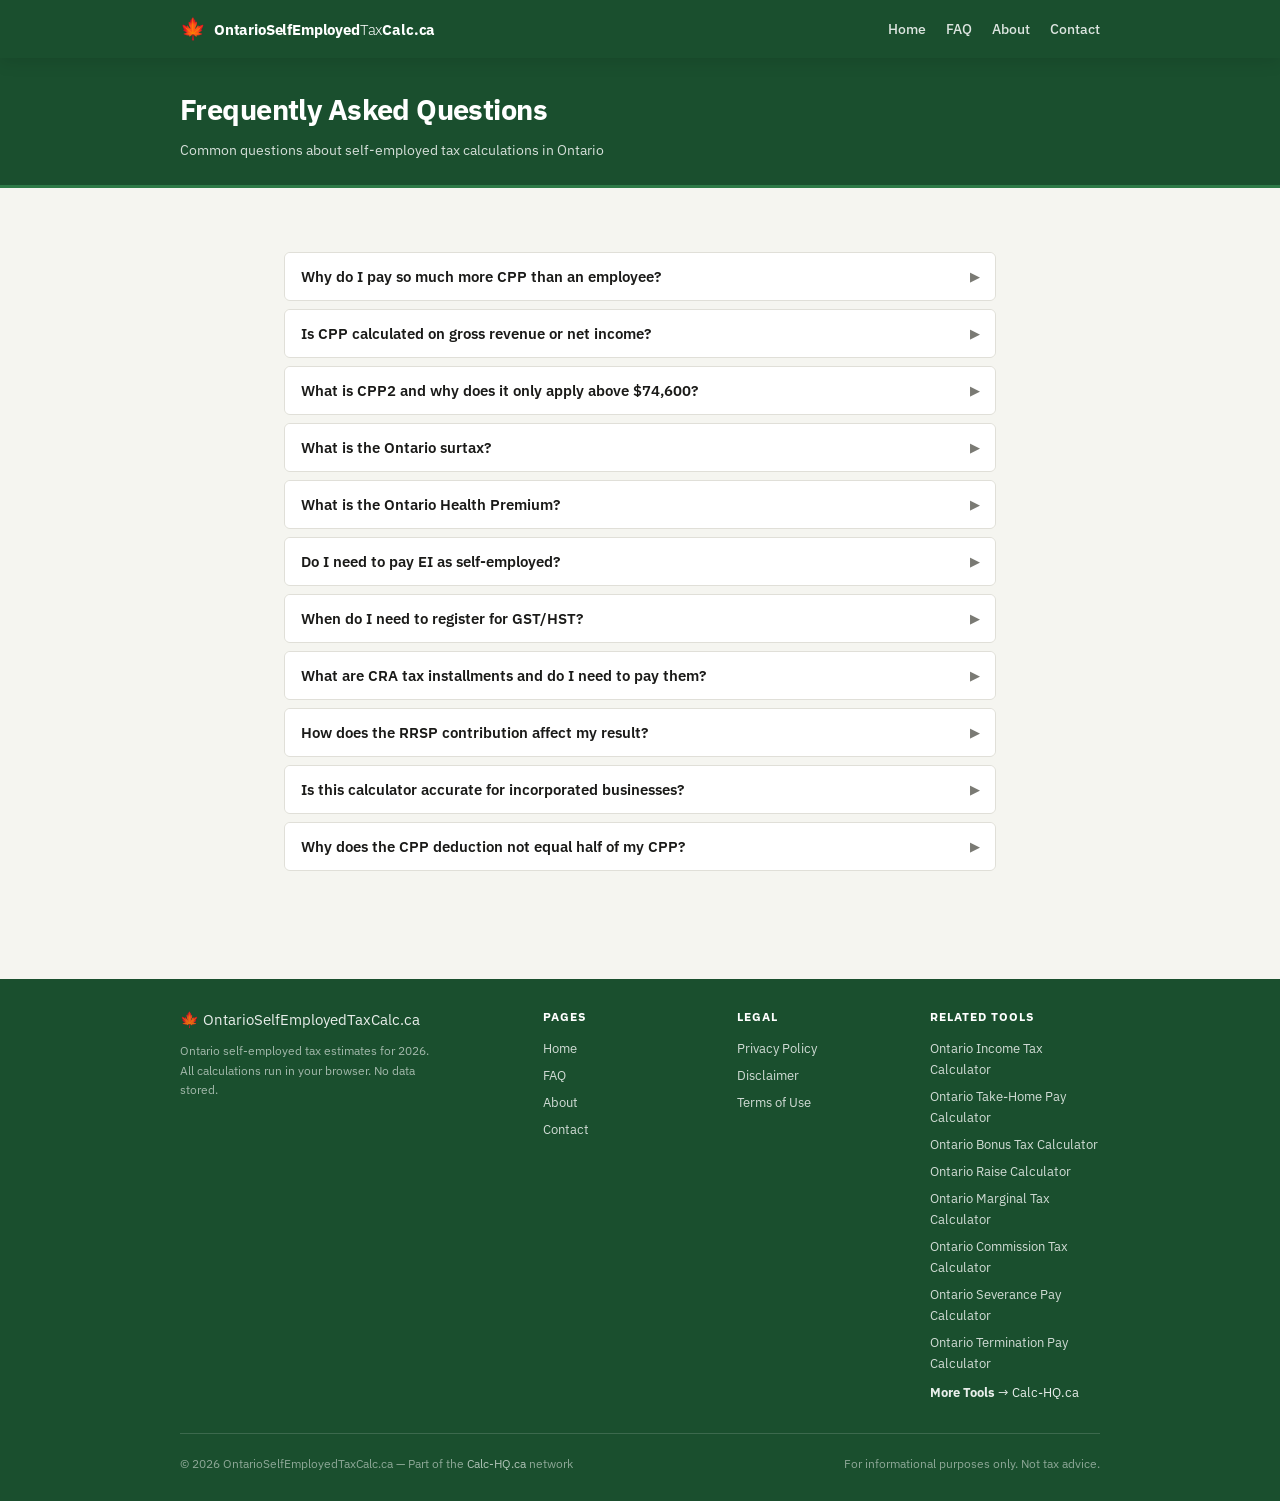
<file: faq.html>
<!DOCTYPE html>
<html lang="en-CA">
<head>
  <meta charset="UTF-8">
  <meta name="viewport" content="width=device-width, initial-scale=1.0">
  <title>FAQ — Ontario Self-Employed Tax Calculator 2026</title>
  <meta name="description" content="Frequently asked questions about self-employed tax calculations in Ontario for 2026.">
  <link rel="canonical" href="https://ontarioselfemployedtaxcalc.ca/faq.html">
  <link rel="preconnect" href="https://fonts.googleapis.com">
  <link rel="preconnect" href="https://fonts.gstatic.com" crossorigin>
  <link href="https://fonts.googleapis.com/css2?family=IBM+Plex+Sans:wght@300;400;500;600;700&family=IBM+Plex+Mono:wght@400;500;600&display=swap" rel="stylesheet">
  <link rel="stylesheet" href="css/style.css?v=1">
  <link rel="icon" href="data:image/svg+xml,<svg xmlns='http://www.w3.org/2000/svg' viewBox='0 0 100 100'><text y='.9em' font-size='90'>🍁</text></svg>">
  <script async src="https://pagead2.googlesyndication.com/pagead/js/adsbygoogle.js?client=ca-pub-7744853829365165" crossorigin="anonymous"></script>
</head>
<body>

<!-- ─── Header ─────────────────────────────────────────────────────────── -->
<header class="site-header">
  <div class="header-inner">
    <a href="index.html" class="site-logo">
      <span class="logo-maple">🍁</span>
      <span class="logo-text">OntarioSelfEmployed<span>Tax</span>Calc.ca</span>
    </a>
    <nav class="site-nav" aria-label="Main navigation">
      <a href="index.html">Home</a>
      <a href="faq.html" class="active">FAQ</a>
      <a href="about.html">About</a>
      <a href="contact.html">Contact</a>
    </nav>
    <button class="hamburger" aria-label="Menu" aria-expanded="false">
      <span></span><span></span><span></span>
    </button>
  </div>
</header>

<div class="mobile-nav-overlay" id="mobile-overlay"></div>
<nav class="mobile-nav" id="mobile-nav">
  <a href="index.html">Home</a>
  <a href="faq.html">FAQ</a>
  <a href="about.html">About</a>
  <a href="contact.html">Contact</a>
</nav>

<!-- ─── Page Hero ──────────────────────────────────────────────────────── -->
<section class="page-hero">
  <div class="container">
    <h1>Frequently Asked Questions</h1>
    <p>Common questions about self-employed tax calculations in Ontario</p>
  </div>
</section>

<!-- ─── Content ────────────────────────────────────────────────────────── -->
<div class="page-content">
  <div class="page-body">

    <div class="faq-item">
      <button class="faq-q" aria-expanded="false">
        Why do I pay so much more CPP than an employee?
        <span class="faq-icon">▶</span>
      </button>
      <div class="faq-a">
        <p>As a self-employed person, you pay both the employee and employer portions of CPP — 11.9% instead of the 5.95% an employee pays. An employee's employer covers the other half. When you're self-employed, you are both the employee and the employer, so you cover both sides. This is one of the main reasons your total tax and contribution obligation is significantly higher than a T4 employee earning the same amount.</p>
      </div>
    </div>

    <div class="faq-item">
      <button class="faq-q" aria-expanded="false">
        Is CPP calculated on gross revenue or net income?
        <span class="faq-icon">▶</span>
      </button>
      <div class="faq-a">
        <p>CPP is calculated on your net self-employment income — your gross revenue minus deductible business expenses. This is different from T4 employees, whose CPP is calculated on gross employment earnings before deductions. If you have significant business expenses, your CPP obligation will be lower than 11.9% of your gross revenue.</p>
      </div>
    </div>

    <div class="faq-item">
      <button class="faq-q" aria-expanded="false">
        What is CPP2 and why does it only apply above $74,600?
        <span class="faq-icon">▶</span>
      </button>
      <div class="faq-a">
        <p>CPP2 (Second Additional CPP) is a second tier of CPP contributions introduced as part of the CPP enhancement. It applies to earnings between the Year's Maximum Pensionable Earnings (YMPE, $74,600 in 2026) and the Year's Additional Maximum Pensionable Earnings (YAMPE, $85,000 in 2026). The self-employed CPP2 rate is 8% (both sides), with a maximum contribution of $832.00. If your net self-employment income is below $74,600, CPP2 does not apply and shows as $0.00 in your results.</p>
      </div>
    </div>

    <div class="faq-item">
      <button class="faq-q" aria-expanded="false">
        What is the Ontario surtax?
        <span class="faq-icon">▶</span>
      </button>
      <div class="faq-a">
        <p>Ontario applies a surtax on top of basic provincial tax for higher earners. If your basic Ontario tax exceeds $5,818, a 20% surtax applies to the amount over $5,818. If your basic Ontario tax exceeds $7,446, an additional 36% surtax applies to the amount over $7,446. Both layers are additive. The surtax is calculated on Ontario basic tax, not on your total income.</p>
      </div>
    </div>

    <div class="faq-item">
      <button class="faq-q" aria-expanded="false">
        What is the Ontario Health Premium?
        <span class="faq-icon">▶</span>
      </button>
      <div class="faq-a">
        <p>The Ontario Health Premium (OHP) is an annual levy of up to $900 based on your taxable income. It applies to Ontario residents with taxable income above $20,000. The premium increases progressively across income tiers: $0 for income up to $20,000, then gradually increasing to a maximum of $900 for income over $200,000. The OHP is separate from income tax and is not reduced by the Ontario tax reduction.</p>
      </div>
    </div>

    <div class="faq-item">
      <button class="faq-q" aria-expanded="false">
        Do I need to pay EI as self-employed?
        <span class="faq-icon">▶</span>
      </button>
      <div class="faq-a">
        <p>No. EI premiums are not automatically required for self-employed individuals. The CRA offers an optional Self-Employed EI Special Benefits Program that covers maternity, parental, sickness, compassionate care, and family caregiver benefits — but regular EI benefits are not available through this program. This calculator does not include EI in its default calculations. If you've opted into the self-employed EI program, you'll need to account for those premiums separately.</p>
      </div>
    </div>

    <div class="faq-item">
      <button class="faq-q" aria-expanded="false">
        When do I need to register for GST/HST?
        <span class="faq-icon">▶</span>
      </button>
      <div class="faq-a">
        <p>You must register for GST/HST when your gross revenue exceeds $30,000 over four consecutive calendar quarters. This calculator provides a reminder when your gross revenue approaches or exceeds that threshold. HST is not included in the tax estimate — it's collected separately and remitted to the CRA on behalf of your customers.</p>
      </div>
    </div>

    <div class="faq-item">
      <button class="faq-q" aria-expanded="false">
        What are CRA tax installments and do I need to pay them?
        <span class="faq-icon">▶</span>
      </button>
      <div class="faq-a">
        <p>If your net tax owing exceeds $3,000 in the current year and exceeded $3,000 in either of the two prior years, CRA may require you to pay income tax by quarterly installments. Installment due dates are March 15, June 15, September 15, and December 15. This calculator provides an informational reminder about installments but does not calculate installment amounts. Consult the CRA or a tax professional for your specific installment obligations.</p>
      </div>
    </div>

    <div class="faq-item">
      <button class="faq-q" aria-expanded="false">
        How does the RRSP contribution affect my result?
        <span class="faq-icon">▶</span>
      </button>
      <div class="faq-a">
        <p>An RRSP contribution reduces your taxable income, which in turn reduces your federal and Ontario income tax, Ontario surtax, and Ontario Health Premium. It does not reduce your CPP or CPP2 contributions — those are calculated on net self-employment income before the RRSP deduction. This calculator does not estimate your RRSP contribution room; you'll need to verify that separately on your CRA Notice of Assessment.</p>
      </div>
    </div>

    <div class="faq-item">
      <button class="faq-q" aria-expanded="false">
        Is this calculator accurate for incorporated businesses?
        <span class="faq-icon">▶</span>
      </button>
      <div class="faq-a">
        <p>No. This calculator is designed for unincorporated sole proprietors and self-employed individuals who file a T2125. Incorporated businesses are subject to corporate tax rates, different CPP treatment (salary vs. dividends), and different filing requirements. Consult an accountant for advice specific to your corporate structure.</p>
      </div>
    </div>

    <div class="faq-item">
      <button class="faq-q" aria-expanded="false">
        Why does the CPP deduction not equal half of my CPP?
        <span class="faq-icon">▶</span>
      </button>
      <div class="faq-a">
        <p>The CPP deduction on your tax return uses a specific formula that accounts for the enhanced CPP contributions. The base CPP1 employee portion (4.95%) generates a non-refundable tax credit at Line 31000, while the employer base (4.95%) and all enhanced portions are deductible at Line 22200 and Line 22215. This means your total deduction from CPP1 is 6.95% of pensionable earnings (not a simple 50/50 split), plus CPP2 which is 100% deductible. This is confirmed by the CRA CPP Enhancement page.</p>
      </div>
    </div>

  </div>
</div>

<!-- ─── Footer ──────────────────────────────────────────────────────────── -->
<footer class="site-footer">
  <div class="container">
    <div class="footer-grid">
      <div class="footer-brand">
        <div class="logo">🍁 OntarioSelfEmployedTaxCalc.ca</div>
        <p>Ontario self-employed tax estimates for 2026. All calculations run in your browser. No data stored.</p>
      </div>
      <div class="footer-col">
        <h4>PAGES</h4>
        <a href="index.html">Home</a>
        <a href="faq.html">FAQ</a>
        <a href="about.html">About</a>
        <a href="contact.html">Contact</a>
      </div>
      <div class="footer-col">
        <h4>LEGAL</h4>
        <a href="privacy.html">Privacy Policy</a>
        <a href="legal.html">Disclaimer</a>
        <a href="terms.html">Terms of Use</a>
      </div>
      <div class="footer-col">
        <h4>RELATED TOOLS</h4>
        <div id="related-tools"></div>
        <a href="https://calc-hq.ca/" class="more-tools-link" rel="noopener"><strong>More Tools</strong> → Calc-HQ.ca</a>
      </div>
    </div>
    <div class="footer-bottom">
      <span>© 2026 OntarioSelfEmployedTaxCalc.ca — Part of the <a href="https://calc-hq.ca/" rel="noopener">Calc-HQ.ca</a> network</span>
      <span>For informational purposes only. Not tax advice.</span>
    </div>
  </div>
</footer>

<script src="js/network.js"></script>
<script>
(function() {
  // FAQ accordion
  document.querySelectorAll('.faq-q').forEach(function(btn) {
    btn.addEventListener('click', function() {
      var expanded = btn.getAttribute('aria-expanded') === 'true';
      btn.setAttribute('aria-expanded', String(!expanded));
      var answer = btn.nextElementSibling;
      if (expanded) {
        answer.classList.remove('open');
      } else {
        answer.classList.add('open');
      }
    });
  });

  // Hamburger menu
  var hamburger = document.querySelector('.hamburger');
  var mobileNav = document.getElementById('mobile-nav');
  var overlay = document.getElementById('mobile-overlay');
  function toggleMenu() {
    var isOpen = hamburger.classList.toggle('active');
    mobileNav.classList.toggle('active', isOpen);
    overlay.classList.toggle('active', isOpen);
    hamburger.setAttribute('aria-expanded', String(isOpen));
    document.body.style.overflow = isOpen ? 'hidden' : '';
  }
  function closeMenu() {
    hamburger.classList.remove('active');
    mobileNav.classList.remove('active');
    overlay.classList.remove('active');
    hamburger.setAttribute('aria-expanded', 'false');
    document.body.style.overflow = '';
  }
  if (hamburger) hamburger.addEventListener('click', toggleMenu);
  if (overlay) overlay.addEventListener('click', closeMenu);
  if (mobileNav) mobileNav.querySelectorAll('a').forEach(function(a) { a.addEventListener('click', closeMenu); });
})();
</script>

</body>
</html>
</file>
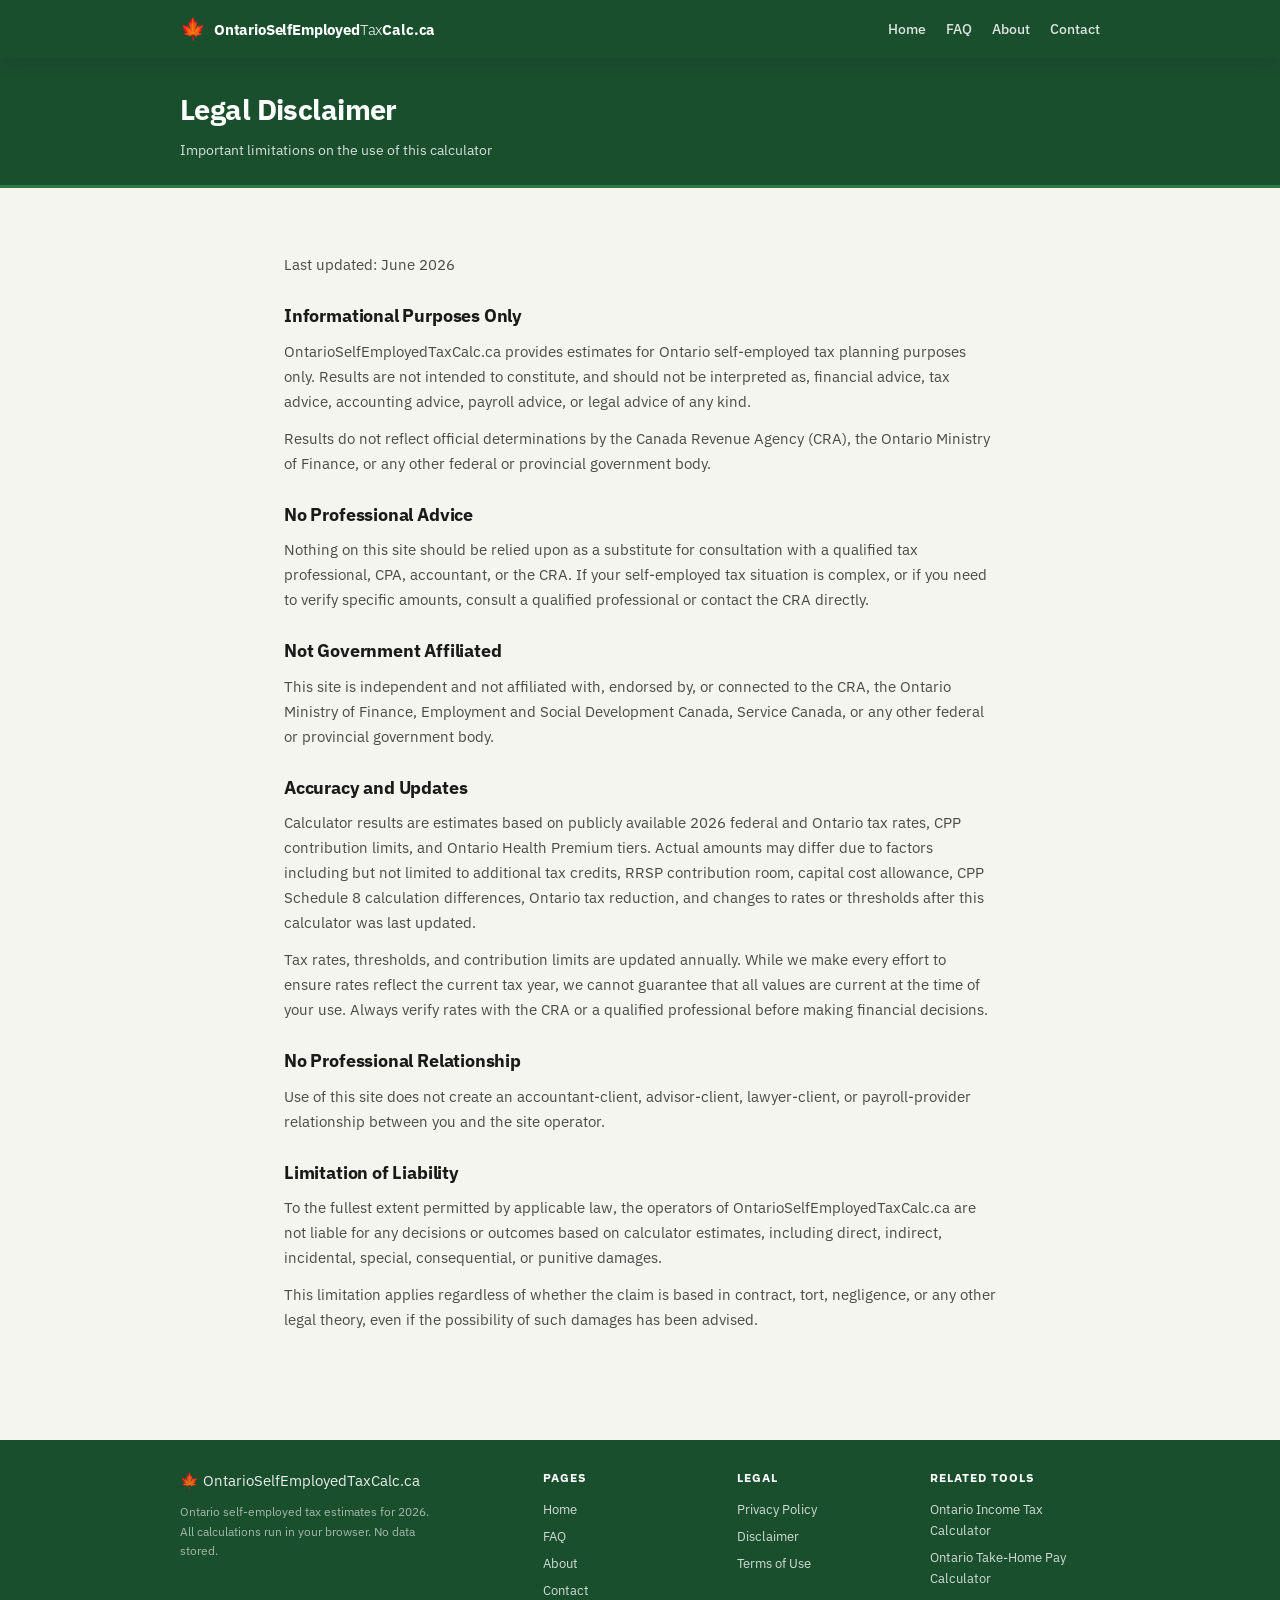
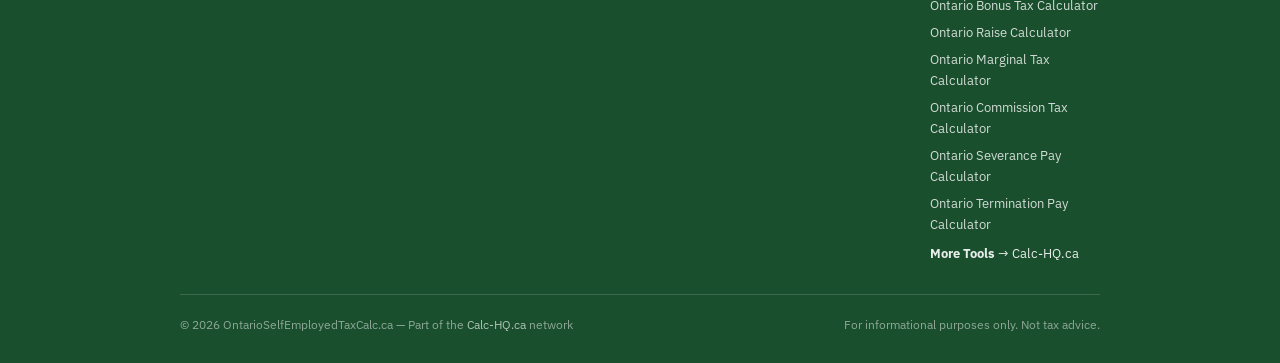
<file: legal.html>
<!DOCTYPE html>
<html lang="en-CA">
<head>
  <meta charset="UTF-8">
  <meta name="viewport" content="width=device-width, initial-scale=1.0">
  <title>Disclaimer — Ontario Self-Employed Tax Calculator 2026</title>
  <meta name="description" content="Legal disclaimer for the Ontario Self-Employed Tax Calculator.">
  <link rel="canonical" href="https://ontarioselfemployedtaxcalc.ca/legal.html">
  <link rel="preconnect" href="https://fonts.googleapis.com">
  <link rel="preconnect" href="https://fonts.gstatic.com" crossorigin>
  <link href="https://fonts.googleapis.com/css2?family=IBM+Plex+Sans:wght@300;400;500;600;700&family=IBM+Plex+Mono:wght@400;500;600&display=swap" rel="stylesheet">
  <link rel="stylesheet" href="css/style.css?v=1">
  <link rel="icon" href="data:image/svg+xml,<svg xmlns='http://www.w3.org/2000/svg' viewBox='0 0 100 100'><text y='.9em' font-size='90'>🍁</text></svg>">
  <script async src="https://pagead2.googlesyndication.com/pagead/js/adsbygoogle.js?client=ca-pub-7744853829365165" crossorigin="anonymous"></script>
</head>
<body>

<!-- ─── Header ─────────────────────────────────────────────────────────── -->
<header class="site-header">
  <div class="header-inner">
    <a href="index.html" class="site-logo">
      <span class="logo-maple">🍁</span>
      <span class="logo-text">OntarioSelfEmployed<span>Tax</span>Calc.ca</span>
    </a>
    <nav class="site-nav" aria-label="Main navigation">
      <a href="index.html">Home</a>
      <a href="faq.html">FAQ</a>
      <a href="about.html">About</a>
      <a href="contact.html">Contact</a>
    </nav>
    <button class="hamburger" aria-label="Menu" aria-expanded="false">
      <span></span><span></span><span></span>
    </button>
  </div>
</header>

<div class="mobile-nav-overlay" id="mobile-overlay"></div>
<nav class="mobile-nav" id="mobile-nav">
  <a href="index.html">Home</a>
  <a href="faq.html">FAQ</a>
  <a href="about.html">About</a>
  <a href="contact.html">Contact</a>
</nav>

<!-- ─── Page Hero ──────────────────────────────────────────────────────── -->
<section class="page-hero">
  <div class="container">
    <h1>Legal Disclaimer</h1>
    <p>Important limitations on the use of this calculator</p>
  </div>
</section>

<!-- ─── Content ────────────────────────────────────────────────────────── -->
<div class="page-content">
  <div class="page-body">

    <p>Last updated: June 2026</p>

    <h2>Informational Purposes Only</h2>
    <p>OntarioSelfEmployedTaxCalc.ca provides estimates for Ontario self-employed tax planning purposes only. Results are not intended to constitute, and should not be interpreted as, financial advice, tax advice, accounting advice, payroll advice, or legal advice of any kind.</p>
    <p>Results do not reflect official determinations by the Canada Revenue Agency (CRA), the Ontario Ministry of Finance, or any other federal or provincial government body.</p>

    <h2>No Professional Advice</h2>
    <p>Nothing on this site should be relied upon as a substitute for consultation with a qualified tax professional, CPA, accountant, or the CRA. If your self-employed tax situation is complex, or if you need to verify specific amounts, consult a qualified professional or contact the CRA directly.</p>

    <h2>Not Government Affiliated</h2>
    <p>This site is independent and not affiliated with, endorsed by, or connected to the CRA, the Ontario Ministry of Finance, Employment and Social Development Canada, Service Canada, or any other federal or provincial government body.</p>

    <h2>Accuracy and Updates</h2>
    <p>Calculator results are estimates based on publicly available 2026 federal and Ontario tax rates, CPP contribution limits, and Ontario Health Premium tiers. Actual amounts may differ due to factors including but not limited to additional tax credits, RRSP contribution room, capital cost allowance, CPP Schedule 8 calculation differences, Ontario tax reduction, and changes to rates or thresholds after this calculator was last updated.</p>
    <p>Tax rates, thresholds, and contribution limits are updated annually. While we make every effort to ensure rates reflect the current tax year, we cannot guarantee that all values are current at the time of your use. Always verify rates with the CRA or a qualified professional before making financial decisions.</p>

    <h2>No Professional Relationship</h2>
    <p>Use of this site does not create an accountant-client, advisor-client, lawyer-client, or payroll-provider relationship between you and the site operator.</p>

    <h2>Limitation of Liability</h2>
    <p>To the fullest extent permitted by applicable law, the operators of OntarioSelfEmployedTaxCalc.ca are not liable for any decisions or outcomes based on calculator estimates, including direct, indirect, incidental, special, consequential, or punitive damages.</p>
    <p>This limitation applies regardless of whether the claim is based in contract, tort, negligence, or any other legal theory, even if the possibility of such damages has been advised.</p>

  </div>
</div>

<!-- ─── Footer ──────────────────────────────────────────────────────────── -->
<footer class="site-footer">
  <div class="container">
    <div class="footer-grid">
      <div class="footer-brand">
        <div class="logo">🍁 OntarioSelfEmployedTaxCalc.ca</div>
        <p>Ontario self-employed tax estimates for 2026. All calculations run in your browser. No data stored.</p>
      </div>
      <div class="footer-col">
        <h4>PAGES</h4>
        <a href="index.html">Home</a>
        <a href="faq.html">FAQ</a>
        <a href="about.html">About</a>
        <a href="contact.html">Contact</a>
      </div>
      <div class="footer-col">
        <h4>LEGAL</h4>
        <a href="privacy.html">Privacy Policy</a>
        <a href="legal.html">Disclaimer</a>
        <a href="terms.html">Terms of Use</a>
      </div>
      <div class="footer-col">
        <h4>RELATED TOOLS</h4>
        <div id="related-tools"></div>
        <a href="https://calc-hq.ca/" class="more-tools-link" rel="noopener"><strong>More Tools</strong> → Calc-HQ.ca</a>
      </div>
    </div>
    <div class="footer-bottom">
      <span>© 2026 OntarioSelfEmployedTaxCalc.ca — Part of the <a href="https://calc-hq.ca/" rel="noopener">Calc-HQ.ca</a> network</span>
      <span>For informational purposes only. Not tax advice.</span>
    </div>
  </div>
</footer>

<script src="js/network.js"></script>
<script>
(function() {
  var hamburger = document.querySelector('.hamburger');
  var mobileNav = document.getElementById('mobile-nav');
  var overlay = document.getElementById('mobile-overlay');
  function toggleMenu() {
    var isOpen = hamburger.classList.toggle('active');
    mobileNav.classList.toggle('active', isOpen);
    overlay.classList.toggle('active', isOpen);
    hamburger.setAttribute('aria-expanded', String(isOpen));
    document.body.style.overflow = isOpen ? 'hidden' : '';
  }
  function closeMenu() {
    hamburger.classList.remove('active');
    mobileNav.classList.remove('active');
    overlay.classList.remove('active');
    hamburger.setAttribute('aria-expanded', 'false');
    document.body.style.overflow = '';
  }
  if (hamburger) hamburger.addEventListener('click', toggleMenu);
  if (overlay) overlay.addEventListener('click', closeMenu);
  if (mobileNav) mobileNav.querySelectorAll('a').forEach(function(a) { a.addEventListener('click', closeMenu); });
})();
</script>

</body>
</html>
</file>
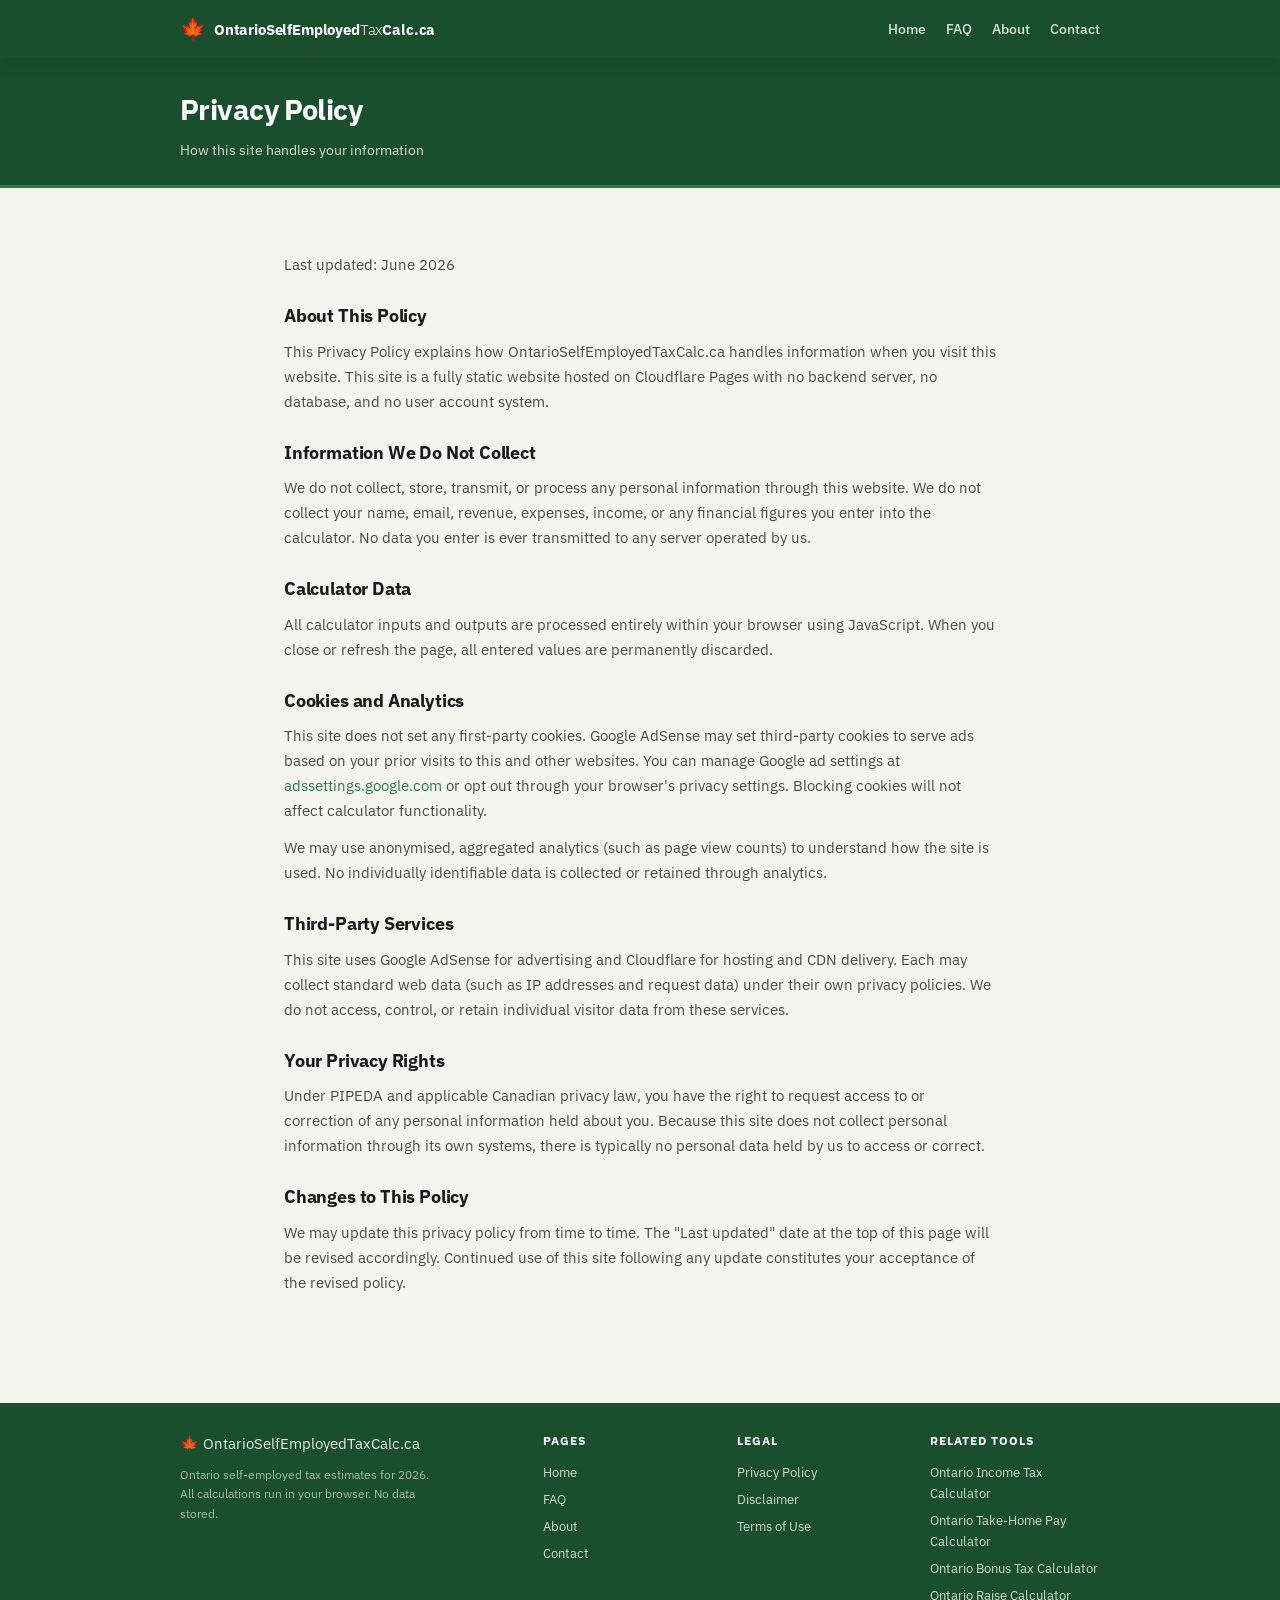
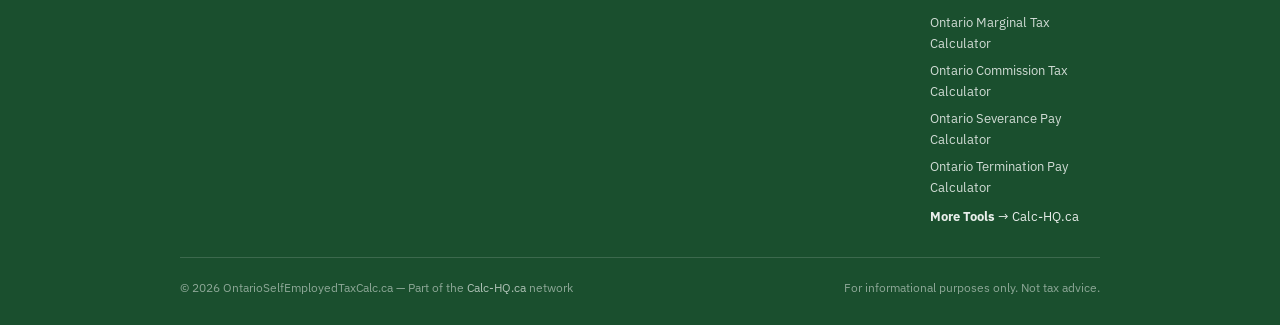
<file: privacy.html>
<!DOCTYPE html>
<html lang="en-CA">
<head>
  <meta charset="UTF-8">
  <meta name="viewport" content="width=device-width, initial-scale=1.0">
  <title>Privacy Policy — Ontario Self-Employed Tax Calculator 2026</title>
  <meta name="description" content="Privacy policy for the Ontario Self-Employed Tax Calculator. How this site handles your information.">
  <link rel="canonical" href="https://ontarioselfemployedtaxcalc.ca/privacy.html">
  <link rel="preconnect" href="https://fonts.googleapis.com">
  <link rel="preconnect" href="https://fonts.gstatic.com" crossorigin>
  <link href="https://fonts.googleapis.com/css2?family=IBM+Plex+Sans:wght@300;400;500;600;700&family=IBM+Plex+Mono:wght@400;500;600&display=swap" rel="stylesheet">
  <link rel="stylesheet" href="css/style.css?v=1">
  <link rel="icon" href="data:image/svg+xml,<svg xmlns='http://www.w3.org/2000/svg' viewBox='0 0 100 100'><text y='.9em' font-size='90'>🍁</text></svg>">
  <script async src="https://pagead2.googlesyndication.com/pagead/js/adsbygoogle.js?client=ca-pub-7744853829365165" crossorigin="anonymous"></script>
</head>
<body>

<!-- ─── Header ─────────────────────────────────────────────────────────── -->
<header class="site-header">
  <div class="header-inner">
    <a href="index.html" class="site-logo">
      <span class="logo-maple">🍁</span>
      <span class="logo-text">OntarioSelfEmployed<span>Tax</span>Calc.ca</span>
    </a>
    <nav class="site-nav" aria-label="Main navigation">
      <a href="index.html">Home</a>
      <a href="faq.html">FAQ</a>
      <a href="about.html">About</a>
      <a href="contact.html">Contact</a>
    </nav>
    <button class="hamburger" aria-label="Menu" aria-expanded="false">
      <span></span><span></span><span></span>
    </button>
  </div>
</header>

<div class="mobile-nav-overlay" id="mobile-overlay"></div>
<nav class="mobile-nav" id="mobile-nav">
  <a href="index.html">Home</a>
  <a href="faq.html">FAQ</a>
  <a href="about.html">About</a>
  <a href="contact.html">Contact</a>
</nav>

<!-- ─── Page Hero ──────────────────────────────────────────────────────── -->
<section class="page-hero">
  <div class="container">
    <h1>Privacy Policy</h1>
    <p>How this site handles your information</p>
  </div>
</section>

<!-- ─── Content ────────────────────────────────────────────────────────── -->
<div class="page-content">
  <div class="page-body">

    <p>Last updated: June 2026</p>

    <h2>About This Policy</h2>
    <p>This Privacy Policy explains how OntarioSelfEmployedTaxCalc.ca handles information when you visit this website. This site is a fully static website hosted on Cloudflare Pages with no backend server, no database, and no user account system.</p>

    <h2>Information We Do Not Collect</h2>
    <p>We do not collect, store, transmit, or process any personal information through this website. We do not collect your name, email, revenue, expenses, income, or any financial figures you enter into the calculator. No data you enter is ever transmitted to any server operated by us.</p>

    <h2>Calculator Data</h2>
    <p>All calculator inputs and outputs are processed entirely within your browser using JavaScript. When you close or refresh the page, all entered values are permanently discarded.</p>

    <h2>Cookies and Analytics</h2>
    <p>This site does not set any first-party cookies. Google AdSense may set third-party cookies to serve ads based on your prior visits to this and other websites. You can manage Google ad settings at <a href="https://adssettings.google.com">adssettings.google.com</a> or opt out through your browser's privacy settings. Blocking cookies will not affect calculator functionality.</p>
    <p>We may use anonymised, aggregated analytics (such as page view counts) to understand how the site is used. No individually identifiable data is collected or retained through analytics.</p>

    <h2>Third-Party Services</h2>
    <p>This site uses Google AdSense for advertising and Cloudflare for hosting and CDN delivery. Each may collect standard web data (such as IP addresses and request data) under their own privacy policies. We do not access, control, or retain individual visitor data from these services.</p>

    <h2>Your Privacy Rights</h2>
    <p>Under PIPEDA and applicable Canadian privacy law, you have the right to request access to or correction of any personal information held about you. Because this site does not collect personal information through its own systems, there is typically no personal data held by us to access or correct.</p>

    <h2>Changes to This Policy</h2>
    <p>We may update this privacy policy from time to time. The "Last updated" date at the top of this page will be revised accordingly. Continued use of this site following any update constitutes your acceptance of the revised policy.</p>

  </div>
</div>

<!-- ─── Footer ──────────────────────────────────────────────────────────── -->
<footer class="site-footer">
  <div class="container">
    <div class="footer-grid">
      <div class="footer-brand">
        <div class="logo">🍁 OntarioSelfEmployedTaxCalc.ca</div>
        <p>Ontario self-employed tax estimates for 2026. All calculations run in your browser. No data stored.</p>
      </div>
      <div class="footer-col">
        <h4>PAGES</h4>
        <a href="index.html">Home</a>
        <a href="faq.html">FAQ</a>
        <a href="about.html">About</a>
        <a href="contact.html">Contact</a>
      </div>
      <div class="footer-col">
        <h4>LEGAL</h4>
        <a href="privacy.html">Privacy Policy</a>
        <a href="legal.html">Disclaimer</a>
        <a href="terms.html">Terms of Use</a>
      </div>
      <div class="footer-col">
        <h4>RELATED TOOLS</h4>
        <div id="related-tools"></div>
        <a href="https://calc-hq.ca/" class="more-tools-link" rel="noopener"><strong>More Tools</strong> → Calc-HQ.ca</a>
      </div>
    </div>
    <div class="footer-bottom">
      <span>© 2026 OntarioSelfEmployedTaxCalc.ca — Part of the <a href="https://calc-hq.ca/" rel="noopener">Calc-HQ.ca</a> network</span>
      <span>For informational purposes only. Not tax advice.</span>
    </div>
  </div>
</footer>

<script src="js/network.js"></script>
<script>
(function() {
  var hamburger = document.querySelector('.hamburger');
  var mobileNav = document.getElementById('mobile-nav');
  var overlay = document.getElementById('mobile-overlay');
  function toggleMenu() {
    var isOpen = hamburger.classList.toggle('active');
    mobileNav.classList.toggle('active', isOpen);
    overlay.classList.toggle('active', isOpen);
    hamburger.setAttribute('aria-expanded', String(isOpen));
    document.body.style.overflow = isOpen ? 'hidden' : '';
  }
  function closeMenu() {
    hamburger.classList.remove('active');
    mobileNav.classList.remove('active');
    overlay.classList.remove('active');
    hamburger.setAttribute('aria-expanded', 'false');
    document.body.style.overflow = '';
  }
  if (hamburger) hamburger.addEventListener('click', toggleMenu);
  if (overlay) overlay.addEventListener('click', closeMenu);
  if (mobileNav) mobileNav.querySelectorAll('a').forEach(function(a) { a.addEventListener('click', closeMenu); });
})();
</script>

</body>
</html>
</file>
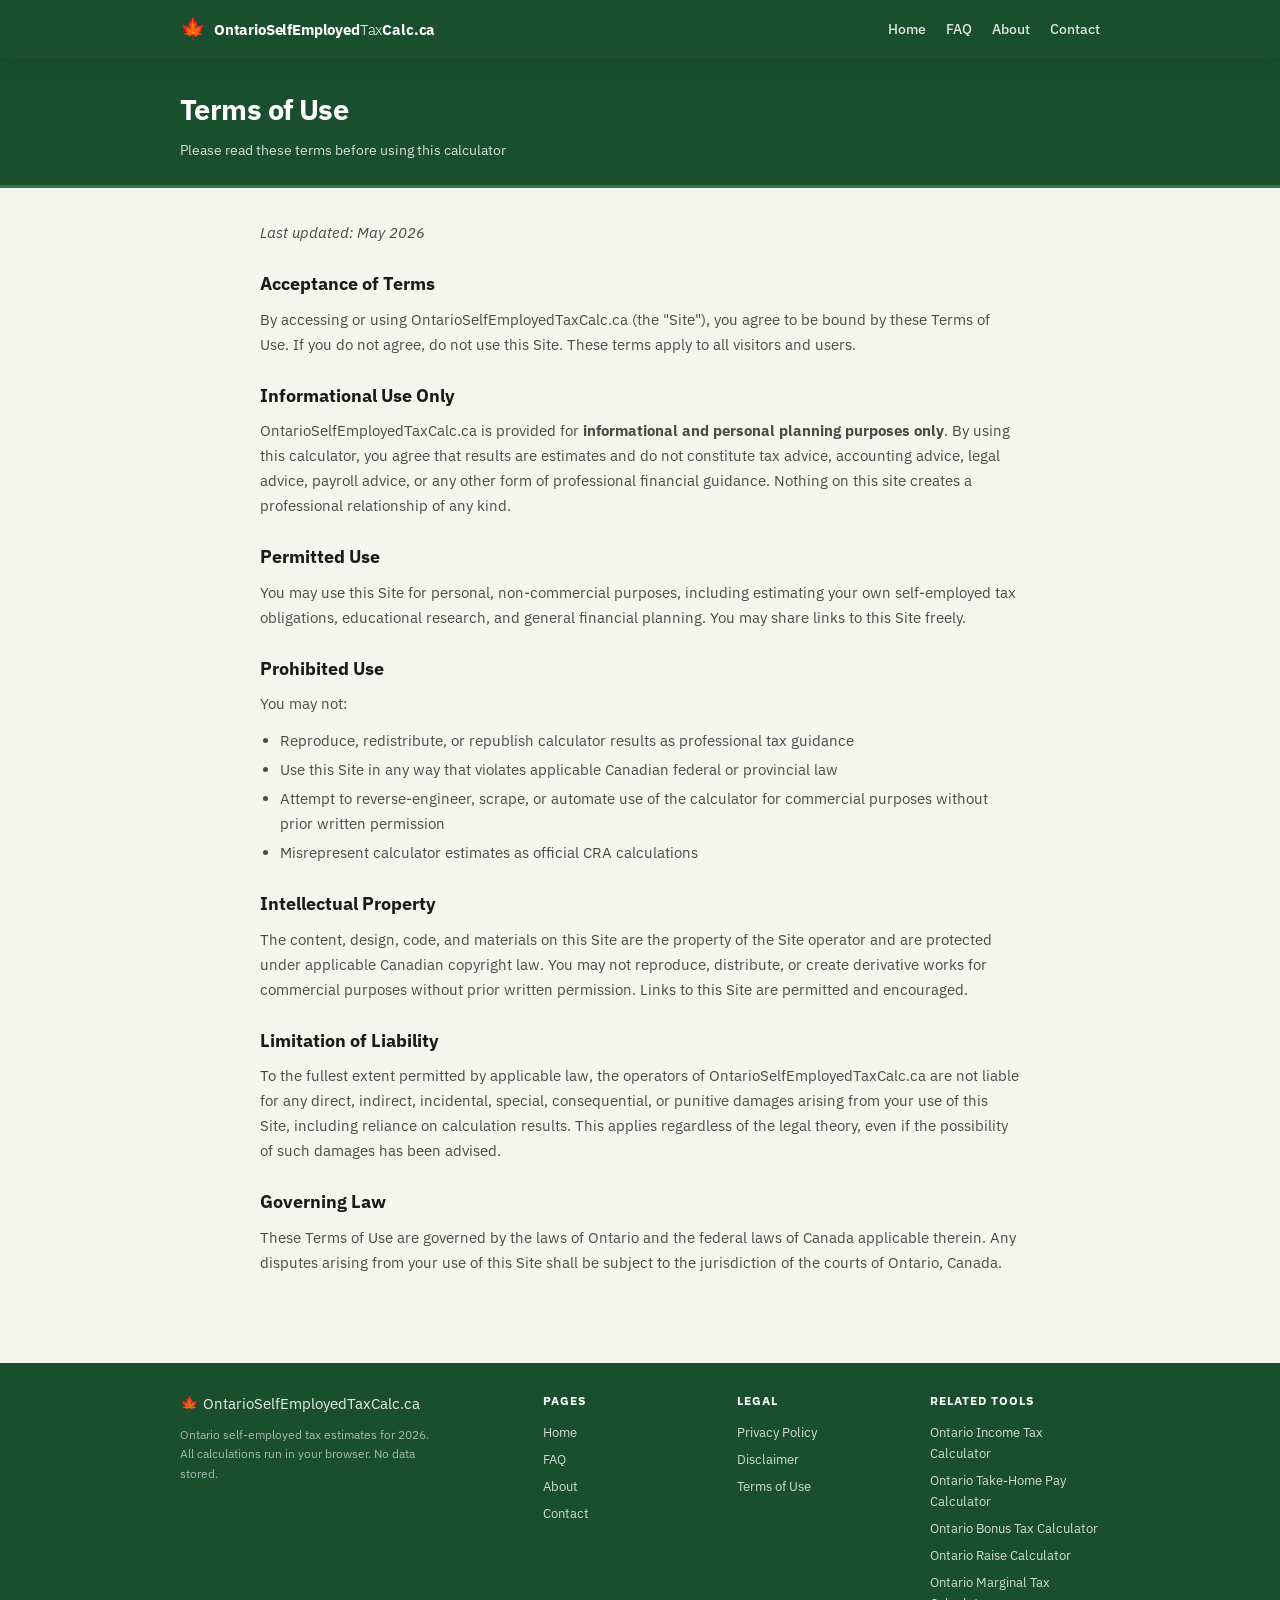
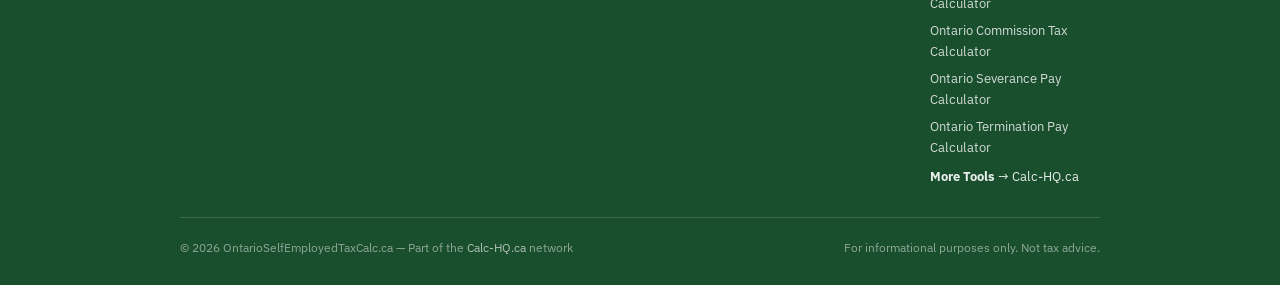
<file: terms.html>
<!DOCTYPE html>
<html lang="en-CA">
<head>
  <meta charset="UTF-8">
  <meta name="viewport" content="width=device-width, initial-scale=1.0">
  <title>Terms of Use — Ontario Self-Employed Tax Calculator 2026</title>
  <meta name="description" content="Terms of Use for OntarioSelfEmployedTaxCalc.ca — informational use only, no tax or financial advice, limitation of liability.">
  <link rel="canonical" href="https://ontarioselfemployedtaxcalc.ca/terms.html">
  <link rel="preconnect" href="https://fonts.googleapis.com">
  <link rel="preconnect" href="https://fonts.gstatic.com" crossorigin>
  <link href="https://fonts.googleapis.com/css2?family=IBM+Plex+Sans:wght@300;400;500;600;700&family=IBM+Plex+Mono:wght@400;500;600&display=swap" rel="stylesheet">
  <link rel="stylesheet" href="css/style.css?v=1">
  <link rel="icon" href="data:image/svg+xml,<svg xmlns='http://www.w3.org/2000/svg' viewBox='0 0 100 100'><text y='.9em' font-size='90'>🍁</text></svg>">
  <script async src="https://pagead2.googlesyndication.com/pagead/js/adsbygoogle.js?client=ca-pub-7744853829365165" crossorigin="anonymous"></script>
</head>
<body>

<header class="site-header">
  <div class="header-inner">
    <a href="index.html" class="site-logo">
      <span class="logo-maple">🍁</span>
      <span class="logo-text">OntarioSelfEmployed<span>Tax</span>Calc.ca</span>
    </a>
    <nav class="site-nav" aria-label="Main navigation">
      <a href="index.html">Home</a>
      <a href="faq.html">FAQ</a>
      <a href="about.html">About</a>
      <a href="contact.html">Contact</a>
    </nav>
    <button class="hamburger" aria-label="Menu" aria-expanded="false">
      <span></span><span></span><span></span>
    </button>
  </div>
</header>

<div class="mobile-nav-overlay" id="mobile-overlay"></div>
<nav class="mobile-nav" id="mobile-nav">
  <a href="index.html">Home</a>
  <a href="faq.html">FAQ</a>
  <a href="about.html">About</a>
  <a href="contact.html">Contact</a>
</nav>

<section class="page-hero">
  <div class="container">
    <h1>Terms of Use</h1>
    <p>Please read these terms before using this calculator</p>
  </div>
</section>

<main class="page-content">
  <div class="content-col">

    <p><em>Last updated: May 2026</em></p>

    <h2>Acceptance of Terms</h2>
    <p>By accessing or using OntarioSelfEmployedTaxCalc.ca (the "Site"), you agree to be bound by these Terms of Use. If you do not agree, do not use this Site. These terms apply to all visitors and users.</p>

    <h2>Informational Use Only</h2>
    <p>OntarioSelfEmployedTaxCalc.ca is provided for <strong>informational and personal planning purposes only</strong>. By using this calculator, you agree that results are estimates and do not constitute tax advice, accounting advice, legal advice, payroll advice, or any other form of professional financial guidance. Nothing on this site creates a professional relationship of any kind.</p>

    <h2>Permitted Use</h2>
    <p>You may use this Site for personal, non-commercial purposes, including estimating your own self-employed tax obligations, educational research, and general financial planning. You may share links to this Site freely.</p>

    <h2>Prohibited Use</h2>
    <p>You may not:</p>
    <ul>
      <li>Reproduce, redistribute, or republish calculator results as professional tax guidance</li>
      <li>Use this Site in any way that violates applicable Canadian federal or provincial law</li>
      <li>Attempt to reverse-engineer, scrape, or automate use of the calculator for commercial purposes without prior written permission</li>
      <li>Misrepresent calculator estimates as official CRA calculations</li>
    </ul>

    <h2>Intellectual Property</h2>
    <p>The content, design, code, and materials on this Site are the property of the Site operator and are protected under applicable Canadian copyright law. You may not reproduce, distribute, or create derivative works for commercial purposes without prior written permission. Links to this Site are permitted and encouraged.</p>

    <h2>Limitation of Liability</h2>
    <p>To the fullest extent permitted by applicable law, the operators of OntarioSelfEmployedTaxCalc.ca are not liable for any direct, indirect, incidental, special, consequential, or punitive damages arising from your use of this Site, including reliance on calculation results. This applies regardless of the legal theory, even if the possibility of such damages has been advised.</p>

    <h2>Governing Law</h2>
    <p>These Terms of Use are governed by the laws of Ontario and the federal laws of Canada applicable therein. Any disputes arising from your use of this Site shall be subject to the jurisdiction of the courts of Ontario, Canada.</p>

  </div>
</main>

<footer class="site-footer">
  <div class="container">
    <div class="footer-grid">
      <div class="footer-brand">
        <div class="logo">🍁 OntarioSelfEmployedTaxCalc.ca</div>
        <p>Ontario self-employed tax estimates for 2026. All calculations run in your browser. No data stored.</p>
      </div>
      <div class="footer-col">
        <h4>PAGES</h4>
        <a href="index.html">Home</a>
        <a href="faq.html">FAQ</a>
        <a href="about.html">About</a>
        <a href="contact.html">Contact</a>
      </div>
      <div class="footer-col">
        <h4>LEGAL</h4>
        <a href="privacy.html">Privacy Policy</a>
        <a href="legal.html">Disclaimer</a>
        <a href="terms.html">Terms of Use</a>
      </div>
      <div class="footer-col">
        <h4>RELATED TOOLS</h4>
        <div id="related-tools"></div>
        <a href="https://calc-hq.ca/" class="more-tools-link" rel="noopener"><strong>More Tools</strong> → Calc-HQ.ca</a>
      </div>
    </div>
    <div class="footer-bottom">
      <span>© 2026 OntarioSelfEmployedTaxCalc.ca — Part of the <a href="https://calc-hq.ca/" rel="noopener">Calc-HQ.ca</a> network</span>
      <span>For informational purposes only. Not tax advice.</span>
    </div>
  </div>
</footer>

<script src="js/network.js"></script>
<script>
(function() {
  var hamburger = document.querySelector('.hamburger');
  var mobileNav = document.getElementById('mobile-nav');
  var overlay = document.getElementById('mobile-overlay');
  function toggleMenu() {
    var isOpen = hamburger.classList.toggle('active');
    mobileNav.classList.toggle('active', isOpen);
    overlay.classList.toggle('active', isOpen);
    hamburger.setAttribute('aria-expanded', String(isOpen));
    document.body.style.overflow = isOpen ? 'hidden' : '';
  }
  function closeMenu() {
    hamburger.classList.remove('active');
    mobileNav.classList.remove('active');
    overlay.classList.remove('active');
    hamburger.setAttribute('aria-expanded', 'false');
    document.body.style.overflow = '';
  }
  if (hamburger) hamburger.addEventListener('click', toggleMenu);
  if (overlay) overlay.addEventListener('click', closeMenu);
  if (mobileNav) mobileNav.querySelectorAll('a').forEach(function(a) { a.addEventListener('click', closeMenu); });
})();
</script>

</body>
</html>
</file>
<file: css/style.css>
/* ─── Design tokens ──────────────────────────────────────────────────────── */
:root {
  --bg:           #f5f5f0;
  --surface:      #ffffff;
  --surface-2:    #f9f9f6;
  --border:       #e0dfd8;
  --border-2:     #c8c7be;
  --text-primary: #1a1a18;
  --text-secondary:#4a4a46;
  --text-muted:   #7a7a74;
  --accent:       #1a4f2e;
  --accent-light: #e8f2ec;
  --accent-mid:   #2d7a47;
  --accent-hover: #153d24;
  --red:          #c0392b;
  --amber:        #c47a00;
  --radius:       6px;
  --radius-lg:    12px;
  --shadow-sm:    0 1px 3px rgba(0,0,0,0.08);
  --shadow:       0 4px 16px rgba(0,0,0,0.10);
  --shadow-lg:    0 8px 32px rgba(0,0,0,0.12);
  --max-width:    960px;
  --content-width: 760px;
}

/* ─── Reset ──────────────────────────────────────────────────────────────── */
*, *::before, *::after { box-sizing: border-box; margin: 0; padding: 0; }
html {
  font-size: 16px;
  scroll-behavior: smooth;
  max-width: 100%;
}
body {
  font-family: 'IBM Plex Sans', system-ui, sans-serif;
  background: var(--bg);
  color: var(--text-primary);
  line-height: 1.6;
  -webkit-font-smoothing: antialiased;
  max-width: 100%;
}
a { color: var(--accent-mid); text-decoration: none; }
a:hover { color: var(--accent-hover); text-decoration: underline; }
img, svg { display: block; max-width: 100%; }
table, pre, code, textarea, input { max-width: 100%; }

/* ─── Layout ─────────────────────────────────────────────────────────────── */
.container {
  max-width: var(--max-width);
  margin: 0 auto;
  padding: 0 20px;
}

/* ─── Page body (support pages) ─────────────────────────────────────────── */
.page-body {
  max-width: var(--content-width, 760px);
  margin: 32px auto;
  padding: 0 24px;
}
.page-body h2 {
  font-size: 1.1rem;
  font-weight: 700;
  color: var(--text-primary);
  margin: 28px 0 10px;
  letter-spacing: -0.01em;
}
.page-body h2:first-child { margin-top: 0; }
.page-body h3 {
  font-size: 0.95rem;
  font-weight: 600;
  color: var(--accent);
  margin: 18px 0 8px;
}
.page-body p {
  font-size: 0.9rem;
  color: var(--text-secondary);
  margin-bottom: 12px;
  line-height: 1.7;
}
.page-body ul, .page-body ol {
  padding-left: 20px;
  margin-bottom: 12px;
}
.page-body li {
  font-size: 0.9rem;
  color: var(--text-secondary);
  margin-bottom: 5px;
  line-height: 1.6;
}

/* ─── Header ─────────────────────────────────────────────────────────────── */
.site-header {
  background: var(--accent);
  color: #fff;
  height: 58px;
  position: sticky;
  top: 0;
  z-index: 100;
  box-shadow: var(--shadow);
}
.header-inner {
  max-width: var(--max-width);
  margin: 0 auto;
  padding: 0 20px;
  display: flex;
  align-items: center;
  justify-content: space-between;
  height: 100%;
}
.site-logo {
  display: flex;
  align-items: center;
  gap: 8px;
  color: #fff;
  font-weight: 700;
  font-size: 1rem;
  letter-spacing: -0.01em;
  text-decoration: none;
}
.site-logo:hover { color: rgba(255,255,255,0.85); text-decoration: none; }
.logo-maple { font-size: 1.3rem; line-height: 1; }
.logo-text { font-size: 0.95rem; font-weight: 700; }
.logo-text span { font-weight: 300; }
.site-nav {
  display: flex;
  align-items: center;
  gap: 20px;
}
.site-nav a {
  color: rgba(255,255,255,0.85);
  font-size: 0.875rem;
  font-weight: 500;
  text-decoration: none;
  transition: color 0.15s;
}
.site-nav a:hover { color: #fff; text-decoration: none; }

/* ─── Hamburger / Mobile Nav ────────────────────────────────────────────── */
.hamburger {
  display: none;
  background: none;
  border: none;
  cursor: pointer;
  padding: 8px;
  z-index: 110;
}
.hamburger span {
  display: block;
  width: 24px;
  height: 2px;
  background: #fff;
  border-radius: 2px;
  transition: transform 0.3s, opacity 0.3s;
}
.hamburger span + span { margin-top: 6px; }
.hamburger.active span:nth-child(1) { transform: translateY(8px) rotate(45deg); }
.hamburger.active span:nth-child(2) { opacity: 0; }
.hamburger.active span:nth-child(3) { transform: translateY(-8px) rotate(-45deg); }

.mobile-nav-overlay {
  display: none;
  position: fixed;
  top: 58px;
  left: 0;
  right: 0;
  bottom: 0;
  background: rgba(0,0,0,0.5);
  z-index: 99;
  opacity: 0;
  transition: opacity 0.3s;
}
.mobile-nav-overlay.active {
  display: block;
  opacity: 1;
}
.mobile-nav {
  display: none;
  position: fixed;
  top: 58px;
  right: 0;
  width: 260px;
  max-width: 80vw;
  height: calc(100vh - 58px);
  background: var(--accent);
  z-index: 105;
  padding: 20px;
  transform: translateX(100%);
  transition: transform 0.3s ease;
  overflow-y: auto;
}
.mobile-nav.active {
  display: block;
  transform: translateX(0);
}
.mobile-nav a {
  display: block;
  color: rgba(255,255,255,0.85);
  font-size: 1rem;
  font-weight: 500;
  padding: 12px 0;
  border-bottom: 1px solid rgba(255,255,255,0.15);
  text-decoration: none;
  transition: color 0.15s;
}
.mobile-nav a:hover { color: #fff; }

/* ─── Hero ───────────────────────────────────────────────────────────────── */
.hero {
  background: var(--accent);
  color: #fff;
  padding: 32px 20px 28px;
  border-bottom: 3px solid var(--accent-mid);
}
.hero-inner {
  max-width: var(--max-width);
  margin: 0 auto;
}
.hero h1 {
  font-size: clamp(1.4rem, 4vw, 2rem);
  font-weight: 700;
  letter-spacing: -0.02em;
  margin-bottom: 8px;
}
.hero p {
  color: rgba(255,255,255,0.82);
  font-size: 0.95rem;
  max-width: 620px;
}
.hero-badge {
  display: inline-flex;
  align-items: center;
  gap: 6px;
  background: rgba(255,255,255,0.15);
  border: 1px solid rgba(255,255,255,0.25);
  border-radius: 20px;
  padding: 4px 12px;
  font-size: 0.78rem;
  font-weight: 500;
  letter-spacing: 0.01em;
  margin-bottom: 14px;
  color: rgba(255,255,255,0.95);
}

/* Hero for inner pages */
.page-hero {
  background: var(--accent);
  color: #fff;
  padding: 28px 0 24px;
  border-bottom: 3px solid var(--accent-mid);
}
.page-hero h1 {
  font-size: clamp(1.3rem, 3.5vw, 1.8rem);
  font-weight: 700;
  letter-spacing: -0.02em;
  margin-bottom: 6px;
}
.page-hero p {
  color: rgba(255,255,255,0.82);
  font-size: 0.9rem;
}

/* ─── Main content area ──────────────────────────────────────────────────── */
.main-content {
  max-width: var(--max-width);
  margin: 0 auto;
  padding: 28px 20px 56px;
}
.content-col {
  max-width: 760px;
  margin: 0 auto;
}

/* ─── Calculator card ────────────────────────────────────────────────────── */
.calc-card {
  background: var(--surface);
  border-radius: var(--radius-lg);
  box-shadow: var(--shadow);
  margin-bottom: 24px;
  overflow: hidden;
}
.calc-header {
  background: var(--accent-light);
  border-bottom: 1px solid var(--border);
  padding: 16px 24px;
  display: flex;
  align-items: center;
  gap: 10px;
}
.calc-header h2 {
  font-size: 1.05rem;
  font-weight: 600;
  color: var(--accent);
  margin: 0;
}
.calc-icon { font-size: 1.2rem; }
.calc-body {
  padding: 24px;
}

/* ─── Form ───────────────────────────────────────────────────────────────── */
.form-grid {
  display: grid;
  grid-template-columns: 1fr 1fr;
  gap: 16px 20px;
  margin-bottom: 20px;
}
.field-full { grid-column: 1 / -1; }

.field label {
  display: block;
  font-size: 0.875rem;
  font-weight: 600;
  color: var(--text-primary);
  margin-bottom: 5px;
}
.field .hint {
  font-size: 0.78rem;
  color: var(--text-muted);
  margin-top: 3px;
}
.input-wrap {
  position: relative;
  display: flex;
  align-items: center;
}
.input-prefix {
  position: absolute;
  left: 12px;
  font-size: 1rem;
  font-weight: 600;
  color: var(--text-secondary);
  font-family: 'IBM Plex Mono', monospace;
  pointer-events: none;
  user-select: none;
}
.input-wrap input[type="number"],
.input-wrap input[type="text"] {
  width: 100%;
  padding: 11px 12px 11px 26px;
  border: 2px solid var(--border);
  border-radius: var(--radius);
  font-family: 'IBM Plex Mono', monospace;
  font-size: 0.95rem;
  color: var(--text-primary);
  background: var(--surface);
  transition: border-color 0.15s, box-shadow 0.15s;
  -moz-appearance: textfield;
}
.input-wrap input[type="number"]::-webkit-outer-spin-button,
.input-wrap input[type="number"]::-webkit-inner-spin-button { -webkit-appearance: none; }
.input-wrap input:focus {
  outline: none;
  border-color: var(--accent-mid);
  box-shadow: 0 0 0 3px rgba(45,122,71,0.12);
}
select {
  width: 100%;
  padding: 11px 12px;
  border: 2px solid var(--border);
  border-radius: var(--radius);
  font-family: 'IBM Plex Sans', sans-serif;
  font-size: 0.9rem;
  color: var(--text-primary);
  background: var(--surface);
  cursor: pointer;
  transition: border-color 0.15s, box-shadow 0.15s;
}
select:focus {
  outline: none;
  border-color: var(--accent-mid);
  box-shadow: 0 0 0 3px rgba(45,122,71,0.12);
}

/* Calculate button */
.btn-calculate {
  width: 100%;
  padding: 15px 24px;
  background: var(--accent);
  color: #fff;
  border: none;
  border-radius: var(--radius);
  font-family: 'IBM Plex Sans', sans-serif;
  font-size: 1.05rem;
  font-weight: 700;
  cursor: pointer;
  box-shadow: var(--shadow-sm);
  transition: background 0.15s, box-shadow 0.15s;
}
.btn-calculate:hover {
  background: var(--accent-hover);
  box-shadow: var(--shadow);
}
.btn-calculate:active { transform: translateY(1px); }

/* ─── Trust strip (inside calc-card) ────────────────────────────────────── */
.trust-strip {
  display: flex;
  flex-wrap: wrap;
  align-items: center;
  gap: 6px 10px;
  background: var(--surface-2);
  border: 1px solid var(--border);
  border-radius: var(--radius);
  padding: 10px 16px;
  margin: 0 24px 20px;
  font-size: 0.8rem;
  color: var(--text-secondary);
}
.ts-item { display: flex; align-items: center; gap: 4px; }
.ts-item span { color: var(--accent-mid); font-weight: 700; }
.ts-item strong { font-weight: 600; color: var(--text-primary); }
.ts-sep { color: var(--border-2); font-size: 0.75rem; }

/* ─── Results ────────────────────────────────────────────────────────────── */
#results {
  background: var(--surface);
  border-radius: var(--radius-lg);
  box-shadow: var(--shadow);
  margin-bottom: 28px;
  overflow: hidden;
}
.results-inner { padding: 24px; }
.results-title {
  font-size: 1rem;
  font-weight: 700;
  color: var(--accent);
  margin-bottom: 16px;
}
.result-table {
  border: 1px solid var(--border);
  border-radius: var(--radius);
  overflow: hidden;
  margin-bottom: 16px;
}
.result-row {
  display: flex;
  justify-content: space-between;
  align-items: center;
  padding: 10px 16px;
  border-bottom: 1px solid var(--border);
  font-size: 0.9rem;
}
.result-row:last-child { border-bottom: none; }
.result-row small {
  font-weight: 400;
  color: var(--text-muted);
  font-size: 0.78rem;
  display: block;
  margin-top: 2px;
}
.result-row.result-bold {
  background: var(--accent-light);
  font-weight: 600;
}
.result-row.result-highlight {
  background: var(--accent);
  color: #fff;
  font-weight: 600;
}
.result-row.result-highlight .rr-value { color: #fff; }
.result-row.result-highlight small { color: rgba(255,255,255,0.7); }
.rr-value {
  font-family: 'IBM Plex Mono', monospace;
  font-size: 0.95rem;
  font-weight: 600;
  color: var(--text-primary);
  white-space: nowrap;
}

/* Rate blocks */
.rate-blocks {
  display: grid;
  grid-template-columns: 1fr 1fr;
  gap: 12px;
  margin-bottom: 16px;
}
.rate-block {
  background: var(--surface-2);
  border: 1px solid var(--border);
  border-radius: var(--radius);
  padding: 12px 14px;
}
.rate-label {
  font-size: 0.78rem;
  font-weight: 600;
  color: var(--text-secondary);
  text-transform: uppercase;
  letter-spacing: 0.04em;
  margin-bottom: 4px;
}
.rate-value {
  font-family: 'IBM Plex Mono', monospace;
  font-size: 1.4rem;
  font-weight: 700;
  color: var(--accent);
  white-space: nowrap;
}
.rate-sub {
  font-size: 0.73rem;
  color: var(--text-muted);
  margin-top: 2px;
}

/* ─── CPP Callout ─────────────────────────────────────────────────────────── */
.cpp-callout {
  background: #fff8e1;
  border: 1px solid #f0d98a;
  border-left: 4px solid var(--amber);
  border-radius: var(--radius);
  padding: 16px 20px;
  font-size: 0.88rem;
  color: var(--text-secondary);
  line-height: 1.65;
  margin-top: 4px;
}
.cpp-callout strong {
  color: var(--amber);
  font-weight: 700;
}

/* ─── Reminders ──────────────────────────────────────────────────────────── */
.reminder-block {
  border-radius: var(--radius);
  padding: 12px 16px;
  font-size: 0.85rem;
  color: var(--text-secondary);
  line-height: 1.6;
  margin-bottom: 12px;
}
.reminder-amber {
  background: #fff8e1;
  border: 1px solid #f0d98a;
  border-left: 4px solid var(--amber);
}
.reminder-amber strong { color: var(--amber); }
.reminder-info {
  background: var(--accent-light);
  border: 1px solid #b8d8c4;
  border-left: 4px solid var(--accent-mid);
}
.reminder-info strong { color: var(--accent-mid); }

/* Error message */
.error-msg {
  padding: 14px 16px;
  background: #fff5f5;
  border: 1px solid #f5c6cb;
  border-radius: var(--radius);
  color: var(--red);
  font-size: 0.875rem;
}

/* ─── Disclaimer (near results) ─────────────────────────────────────────── */
.disclaimer-near-results {
  background: #fffbf0;
  border: 1px solid #f0d98a;
  border-radius: var(--radius);
  padding: 14px 18px;
  font-size: 0.8rem;
  color: var(--text-secondary);
  line-height: 1.65;
  margin-bottom: 28px;
}

/* ─── Ad Units ──────────────────────────────────────────────────────────── */
.ad-unit { margin: 20px 0; min-height: 0; }
.ad-inactive { display: none; }

/* ─── Info / methodology sections ────────────────────────────────────────── */
.info-section {
  background: var(--surface);
  border: 1px solid var(--border);
  border-radius: var(--radius-lg);
  padding: 28px;
  margin-bottom: 24px;
  box-shadow: var(--shadow-sm);
}
.info-section h2 {
  font-size: 1.15rem;
  font-weight: 700;
  color: var(--text-primary);
  letter-spacing: -0.01em;
  margin-bottom: 12px;
}
.info-section h3 {
  font-size: 0.95rem;
  font-weight: 600;
  color: var(--accent);
  margin: 16px 0 6px;
}
.info-section p, .info-section li {
  font-size: 0.9rem;
  color: var(--text-secondary);
  line-height: 1.65;
}
.info-section ul, .info-section ol {
  margin: 8px 0 8px 20px;
}
.info-section li { margin-bottom: 4px; }

.info-box {
  background: var(--accent-light);
  border: 1px solid #b8d8c4;
  border-left: 4px solid var(--accent-mid);
  border-radius: var(--radius);
  padding: 12px 16px;
  font-size: 0.875rem;
  color: var(--text-secondary);
  margin: 14px 0;
}

.formula {
  background: var(--surface-2);
  border-left: 3px solid var(--accent-mid);
  padding: 10px 16px;
  border-radius: 0 var(--radius) var(--radius) 0;
  font-family: 'IBM Plex Mono', monospace;
  font-size: 0.82rem;
  color: var(--text-secondary);
  margin: 10px 0;
  overflow-x: auto;
}

/* ─── Page content (about, faq, etc.) ───────────────────────────────────── */
.page-content {
  padding: 32px 20px 56px;
}
.page-content h2 {
  font-size: 1.15rem;
  font-weight: 700;
  color: var(--text-primary);
  margin: 24px 0 8px;
}
.page-content h2:first-child { margin-top: 0; }
.page-content h3 {
  font-size: 0.95rem;
  font-weight: 600;
  color: var(--accent);
  margin: 18px 0 6px;
}
.page-content p {
  font-size: 0.92rem;
  color: var(--text-secondary);
  line-height: 1.7;
  margin-bottom: 12px;
}
.page-content ul, .page-content ol {
  margin: 8px 0 12px 20px;
  font-size: 0.92rem;
  color: var(--text-secondary);
  line-height: 1.7;
}
.page-content li { margin-bottom: 4px; }
.page-content a { color: var(--accent-mid); }
.page-content a:hover { color: var(--accent-hover); }

/* FAQ accordion */
.faq-item {
  border: 1px solid var(--border);
  border-radius: var(--radius);
  margin-bottom: 8px;
  overflow: hidden;
}
.faq-q {
  width: 100%;
  text-align: left;
  background: var(--surface);
  border: none;
  padding: 14px 16px;
  font-family: 'IBM Plex Sans', sans-serif;
  font-size: 0.92rem;
  font-weight: 600;
  color: var(--text-primary);
  cursor: pointer;
  display: flex;
  justify-content: space-between;
  align-items: center;
  transition: background 0.15s;
}
.faq-q:hover { background: var(--accent-light); }
.faq-q[aria-expanded="true"] { background: var(--accent-light); color: var(--accent); }
.faq-icon { font-size: 0.75rem; color: var(--text-muted); transition: transform 0.2s; }
.faq-q[aria-expanded="true"] .faq-icon { transform: rotate(90deg); }
.faq-a {
  padding: 0 16px;
  max-height: 0;
  overflow: hidden;
  transition: max-height 0.25s ease, padding 0.2s;
}
.faq-a.open {
  padding: 12px 16px 16px;
  max-height: 800px;
}
.faq-a p, .faq-a ul { font-size: 0.88rem; color: var(--text-secondary); }
.faq-a ul { margin-left: 18px; margin-top: 6px; }

/* ─── Contact form ───────────────────────────────────────────────────────── */
.contact-form {
  background: var(--surface);
  border: 1px solid var(--border);
  border-radius: var(--radius-lg);
  padding: 24px;
  margin: 20px 0 28px;
  display: flex;
  flex-direction: column;
  gap: 16px;
}
.contact-form .field label {
  display: block;
  font-size: 0.875rem;
  font-weight: 600;
  color: var(--text-primary);
  margin-bottom: 5px;
}
.contact-form input,
.contact-form textarea {
  width: 100%;
  padding: 11px 14px;
  border: 2px solid var(--border);
  border-radius: var(--radius);
  font-family: 'IBM Plex Sans', sans-serif;
  font-size: 0.9rem;
  color: var(--text-primary);
  background: var(--surface);
  transition: border-color 0.15s, box-shadow 0.15s;
}
.contact-form input:focus,
.contact-form textarea:focus {
  outline: none;
  border-color: var(--accent-mid);
  box-shadow: 0 0 0 3px rgba(45,122,71,0.12);
}
.contact-form textarea {
  min-height: 110px;
  resize: vertical;
}
.calc-btn {
  display: inline-block;
  padding: 13px 28px;
  background: var(--accent);
  color: #fff;
  border: none;
  border-radius: var(--radius);
  font-family: 'IBM Plex Sans', sans-serif;
  font-size: 1rem;
  font-weight: 700;
  cursor: pointer;
  box-shadow: var(--shadow-sm);
  transition: background 0.15s, box-shadow 0.15s;
}
.calc-btn:hover { background: var(--accent-hover); box-shadow: var(--shadow); }
.calc-btn:disabled { opacity: 0.7; cursor: not-allowed; }

/* ─── Footer ─────────────────────────────────────────────────────────────── */
.site-footer {
  background: var(--accent);
  color: rgba(255,255,255,0.7);
  padding: 28px 20px;
  margin-top: 20px;
  font-size: 0.82rem;
}
.footer-grid {
  display: grid;
  grid-template-columns: 2fr 1fr 1fr 1fr;
  gap: 32px;
  padding-bottom: 24px;
  margin-bottom: 20px;
  border-bottom: 1px solid rgba(255,255,255,0.15);
  max-width: var(--max-width);
  margin-left: auto;
  margin-right: auto;
}
.footer-brand .logo {
  font-size: 0.95rem;
  color: rgba(255,255,255,0.9);
  margin-bottom: 10px;
  display: block;
}
.footer-brand p {
  font-size: 0.78rem;
  color: rgba(255,255,255,0.6);
  line-height: 1.55;
  max-width: 260px;
}
.footer-col h4 {
  font-size: 0.75rem;
  font-weight: 700;
  text-transform: uppercase;
  letter-spacing: 0.08em;
  color: #fff;
  margin-bottom: 12px;
}
.footer-col a {
  display: block;
  color: rgba(255,255,255,0.8);
  font-size: 0.82rem;
  margin-bottom: 6px;
  text-decoration: none;
  transition: color 0.15s;
}
.footer-col a:hover { color: #fff; text-decoration: none; }
.more-tools-link {
  display: inline-block;
  margin-top: 8px;
  color: rgba(255,255,255,0.9) !important;
  font-size: 0.85rem;
}
.footer-bottom {
  max-width: var(--max-width);
  margin: 0 auto;
  display: flex;
  justify-content: space-between;
  align-items: center;
  flex-wrap: wrap;
  gap: 8px;
  font-size: 0.75rem;
  color: rgba(255,255,255,0.5);
}
.footer-bottom a { color: rgba(255,255,255,0.65); }
.footer-bottom a:hover { color: #fff; }

/* ─── Responsive ─────────────────────────────────────────────────────────── */

@media (max-width: 1280px) {
  .footer-grid { gap: 24px; }
}

@media (max-width: 1100px) {
  .footer-grid { grid-template-columns: 1.5fr 1fr 1fr 1fr; gap: 20px; }
}

@media (max-width: 1024px) {
  .hamburger { display: flex; flex-direction: column; justify-content: center; gap: 0; }
  .site-nav { display: none; }
  .footer-grid { grid-template-columns: 1fr 1fr; gap: 24px; }
  .footer-brand { grid-column: 1 / -1; }
}

@media (max-width: 834px) {
  .hero h1 { font-size: clamp(1.2rem, 3.5vw, 1.8rem); }
  .hero p { font-size: 0.9rem; }
  .info-section { padding: 20px; }
}

@media (max-width: 820px) {
  .form-grid { gap: 12px 16px; }
}

@media (max-width: 768px) {
  .main-content { padding: 20px 16px 48px; }
  .calc-body { padding: 16px; }
  .calc-header { padding: 14px 16px; }
  .trust-strip { margin: 0 16px 16px; padding: 8px 12px; font-size: 0.75rem; }
  .ts-sep { display: none; }
  .hero { padding: 24px 16px 20px; }
  .page-content { padding: 24px 16px 48px; }
  .page-hero { padding: 22px 0 18px; }
  .page-hero h1 { font-size: 1.2rem; }
  .results-inner { padding: 16px; }
}

@media (max-width: 479px) {
  /* Mobile: single column, full width */
  .form-grid { grid-template-columns: 1fr; }
  .field-full { grid-column: 1; }
  .rate-blocks { grid-template-columns: 1fr; }
  .footer-grid { grid-template-columns: 1fr; gap: 20px; }
  .footer-brand { grid-column: unset; }
  .header-inner { padding: 0 14px; }
  .site-logo .logo-text { font-size: 0.85rem; }
  .result-row { flex-direction: row; }
  .rr-value { font-size: 0.88rem; }
  .info-section { padding: 16px; }
  .result-row small { font-size: 0.72rem; }

  /* Input fields ≥ 16px, height ≥ 44px for iOS */
  .input-wrap input[type="number"],
  .input-wrap input[type="text"] {
    font-size: 16px;
    min-height: 44px;
    padding: 10px 12px 10px 26px;
  }
  select {
    font-size: 16px;
    min-height: 44px;
  }
  .btn-calculate {
    font-size: 16px;
    min-height: 48px;
  }
  .field label { font-size: 0.875rem; }

  /* CPP callout: full width, 16px padding, 14px min font */
  .cpp-callout {
    padding: 16px;
    font-size: 0.85rem;
  }
  /* Disclaimer: 13px min */
  .disclaimer-near-results { font-size: 13px; }
  /* Footer: single column, 13px min */
  .site-footer { font-size: 13px; }
  /* IBM Plex Mono: 14px minimum on mobile */
  .rr-value { font-size: 14px; }
  .rate-value { font-size: 1.2rem; }
}

@media (max-width: 375px) {
  .site-logo .logo-text { font-size: 0.8rem; }
  .footer-bottom { flex-direction: column; align-items: flex-start; gap: 6px; }
  .hero h1 { font-size: 1.15rem; }
}

@media (max-width: 360px) {
  .header-inner { padding: 0 10px; }
  .hero { padding: 18px 12px 16px; }
  .calc-body { padding: 12px; }
  .calc-header { padding: 12px; }
  .trust-strip { margin: 0 12px 12px; }
}

@media (max-width: 320px) {
  html { font-size: 14px; }
  .site-logo .logo-text { font-size: 0.75rem; }
  .mobile-nav { width: 100%; max-width: 100vw; }
}
</file>
